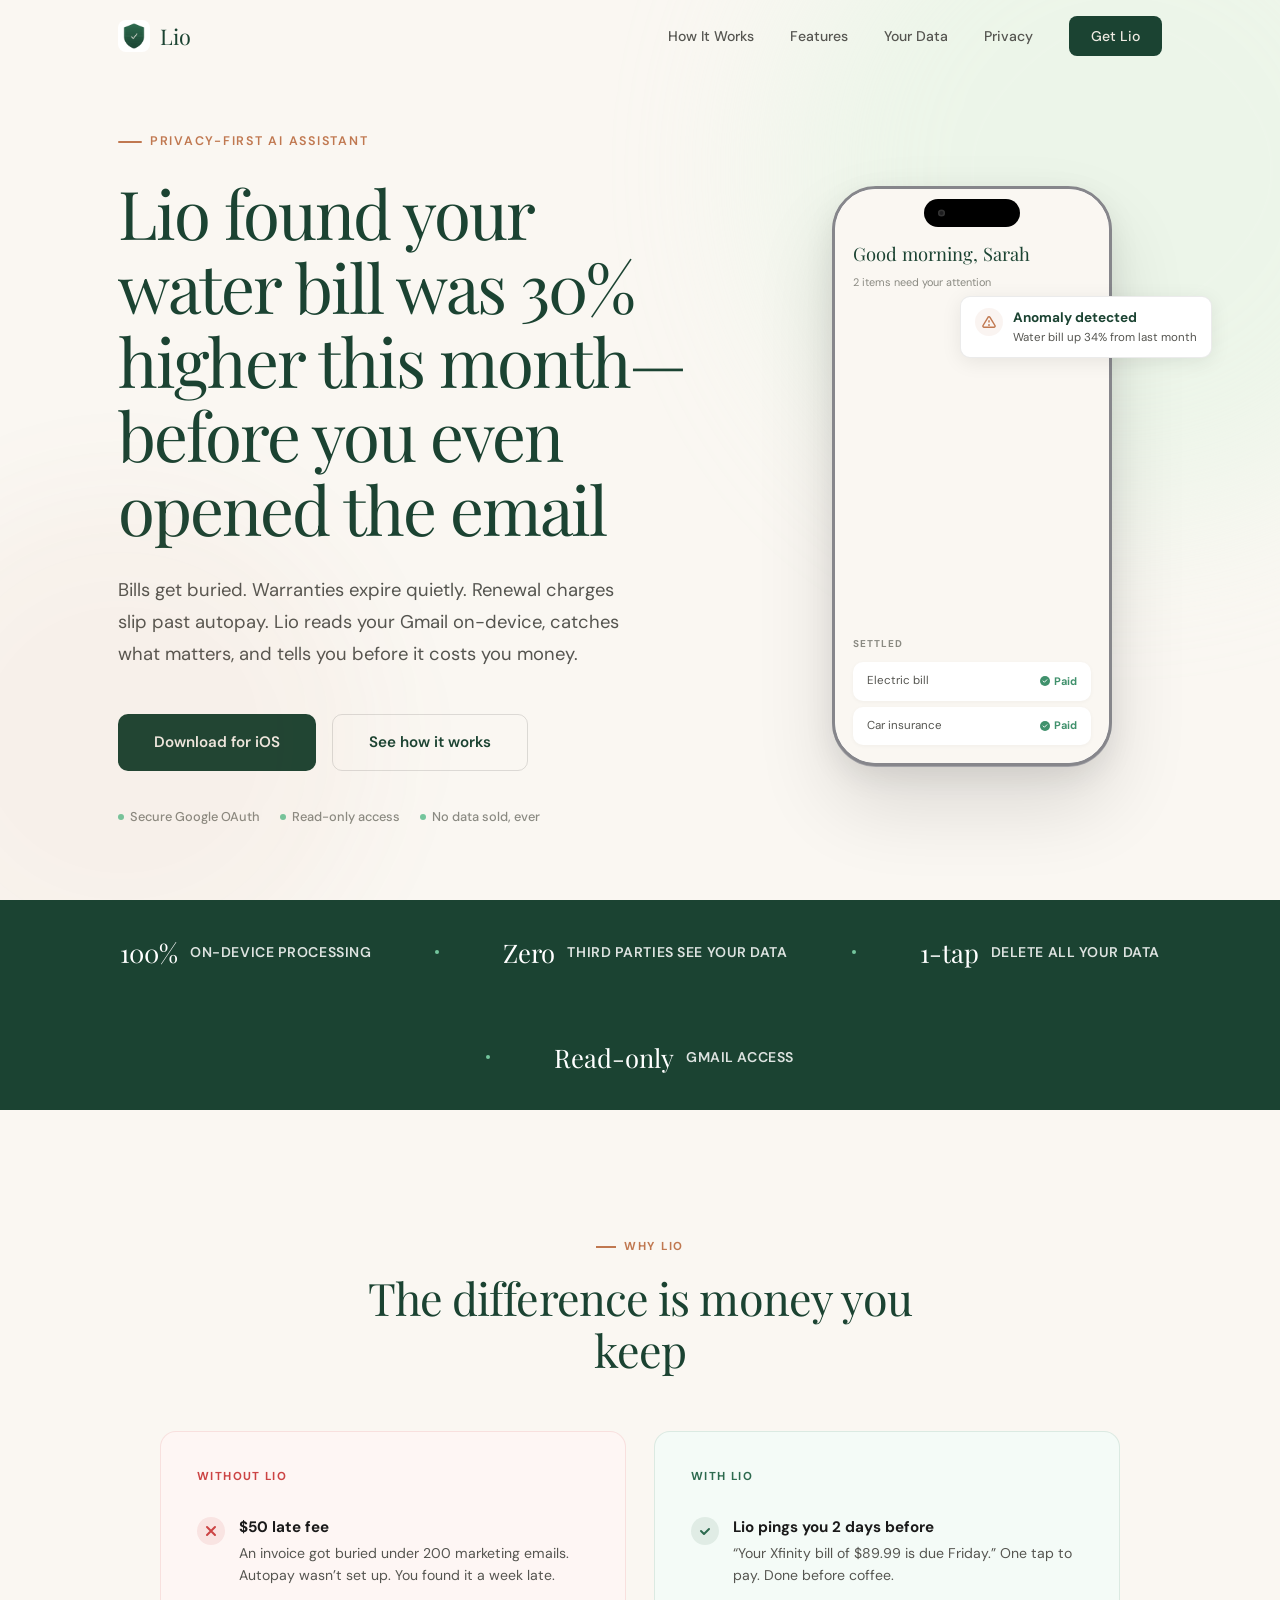
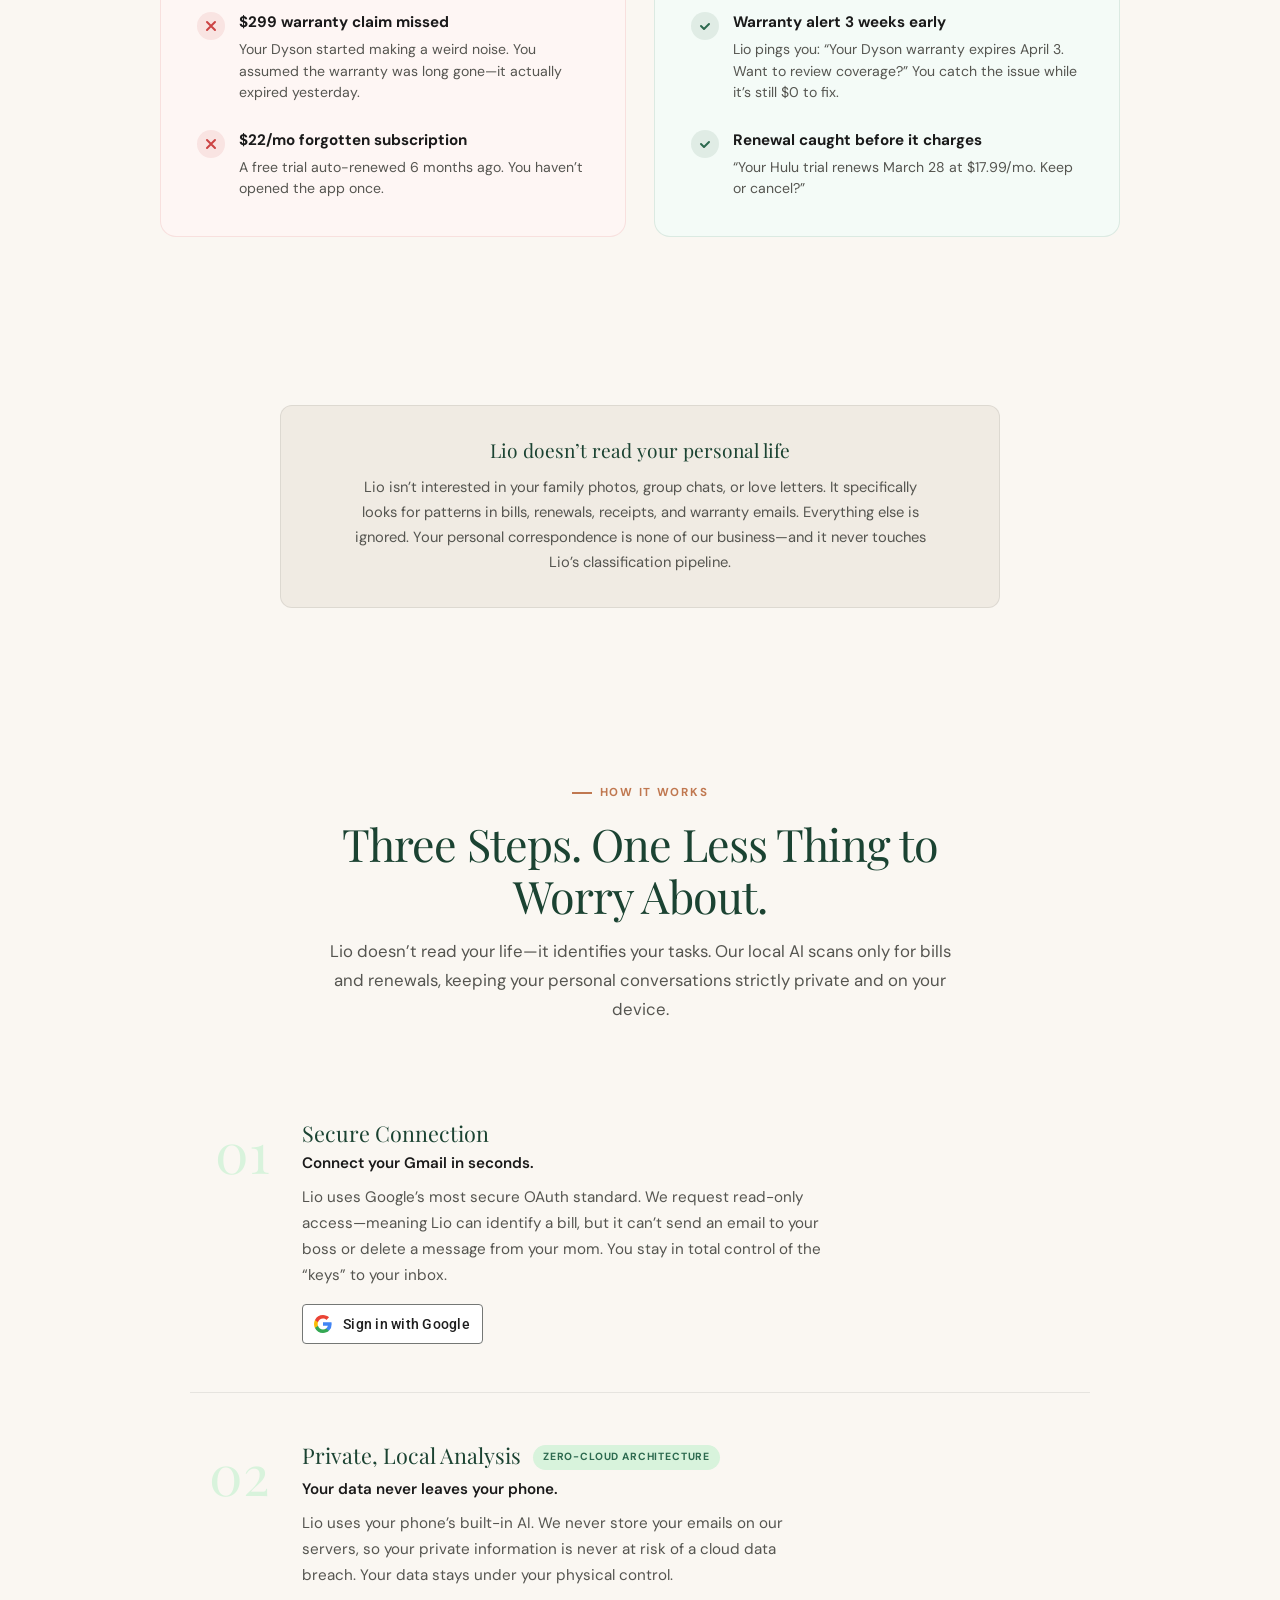
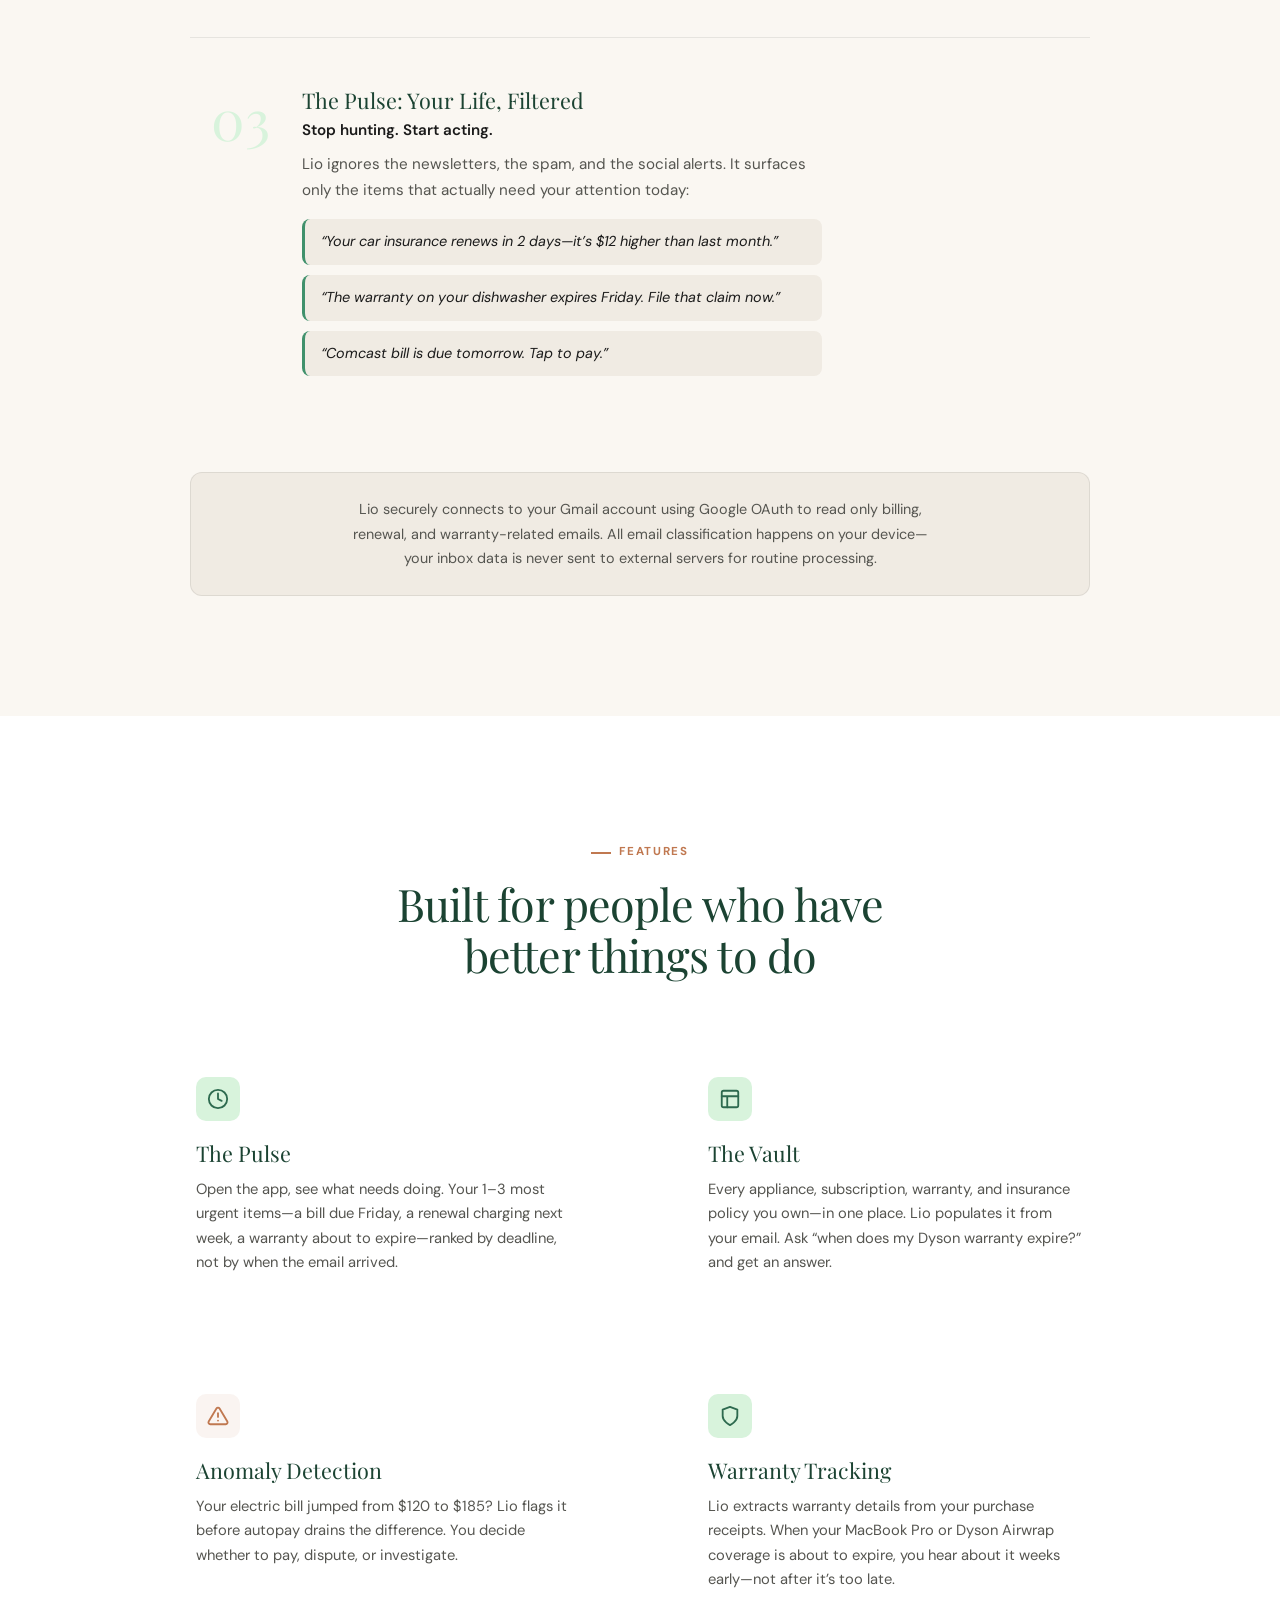
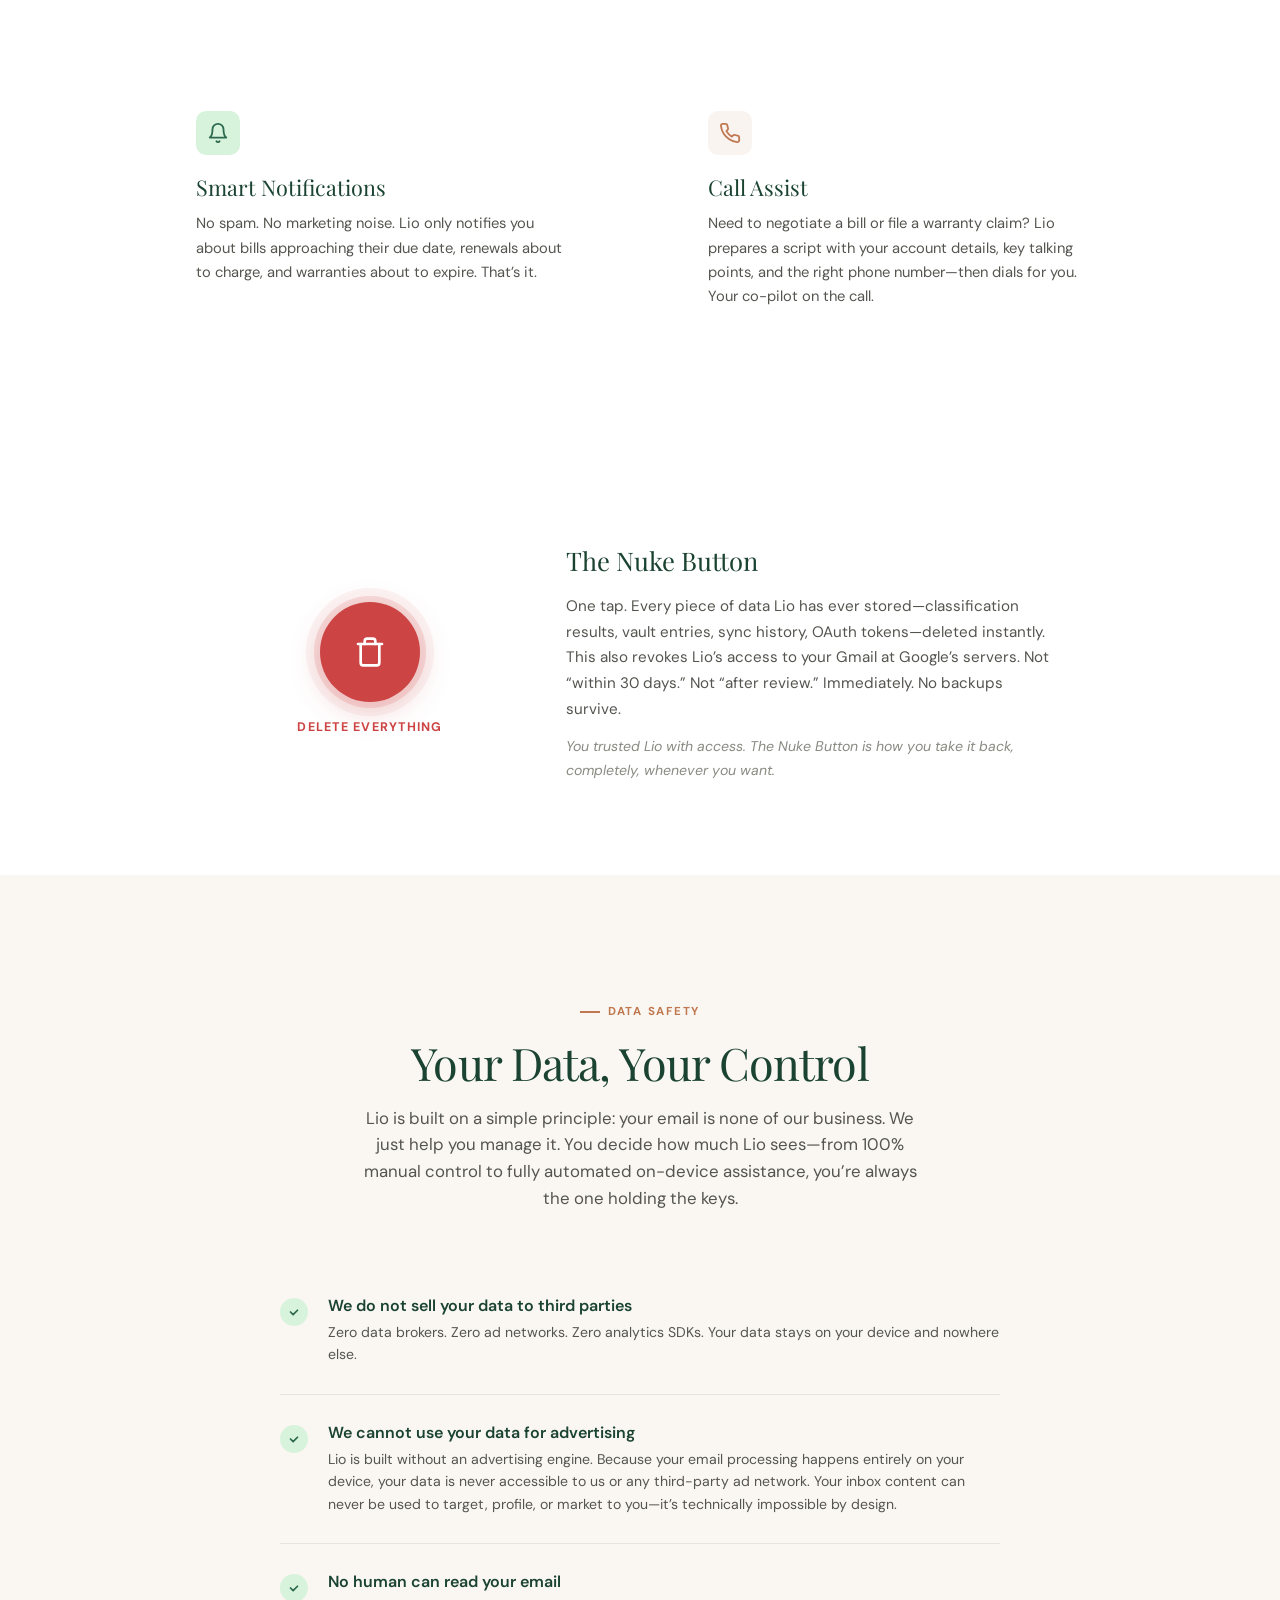
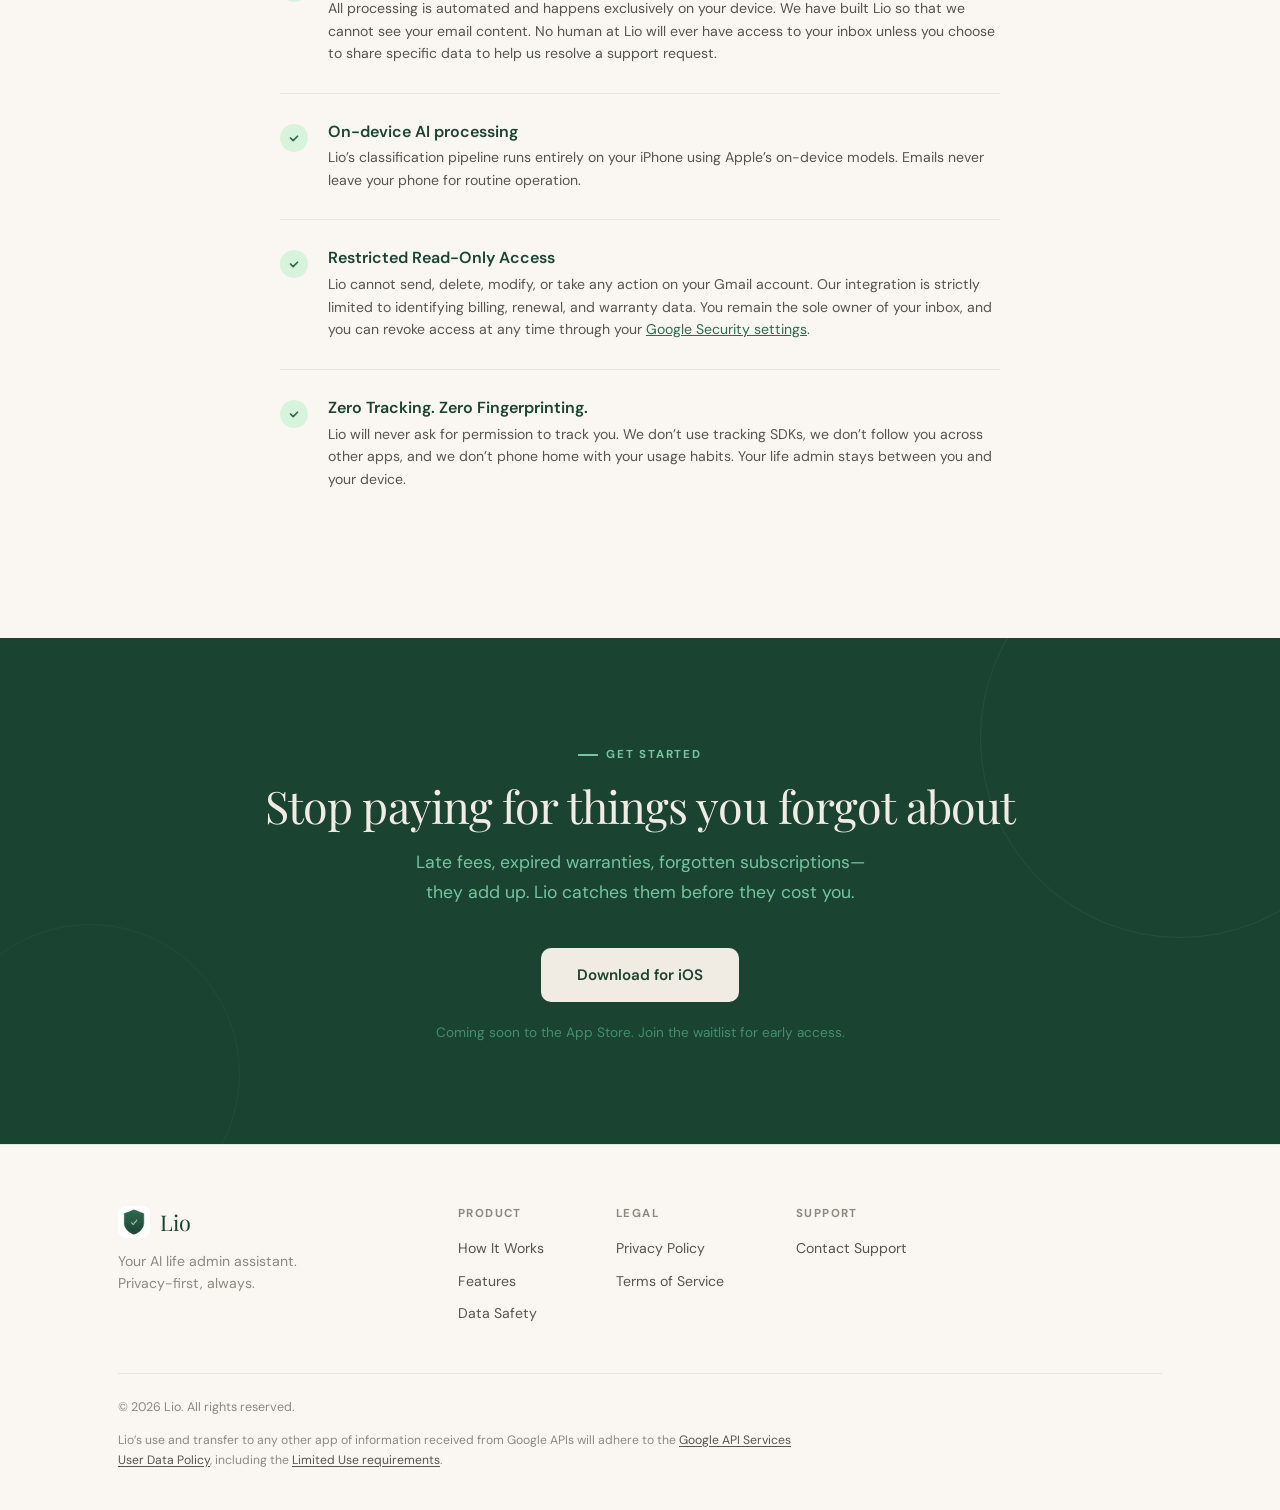
<file: index.html>
<!DOCTYPE html>
<html lang="en">
<head>
  <meta charset="UTF-8">
  <meta name="viewport" content="width=device-width, initial-scale=1.0">
  <title>Lio — Your AI Life Admin Assistant</title>
  <meta name="description" content="Lio scans your Gmail for bills, renewals, and warranties — so you never miss a payment or lose a receipt again. Privacy-first. On-device AI.">
  <meta property="og:title" content="Lio — Your AI Life Admin Assistant">
  <meta property="og:description" content="Lio found your water bill was 30% higher this month before you even opened the email.">
  <meta property="og:url" content="https://getlio.app">
  <meta property="og:type" content="website">
  <link rel="icon" href="/assets/favicon.png" type="image/png">
  <link rel="preconnect" href="https://fonts.googleapis.com">
  <link rel="preconnect" href="https://fonts.gstatic.com" crossorigin>
  <link href="https://fonts.googleapis.com/css2?family=DM+Sans:wght@400;500;600;700&family=Playfair+Display:ital,wght@0,400;0,600;1,400&family=JetBrains+Mono:wght@500;700&family=Roboto:wght@500&display=swap" rel="stylesheet">
  <link rel="stylesheet" href="/styles.css">
</head>
<body>

  <!-- ==================== Nav ==================== -->
  <nav class="nav">
    <div class="container nav-inner">
      <a href="/" class="nav-logo">
        <img src="/assets/logo.png" alt="Lio" class="logo-img" width="32" height="32">
        <span class="logo-text">Lio</span>
      </a>
      <div class="nav-links">
        <a href="#how-it-works">How It Works</a>
        <a href="#features">Features</a>
        <a href="#your-data">Your Data</a>
        <a href="/privacy/">Privacy</a>
        <a href="#get-lio" class="btn-nav">Get Lio</a>
      </div>
      <button class="nav-toggle" aria-label="Toggle navigation">
        <span></span><span></span><span></span>
      </button>
    </div>
  </nav>

  <!-- ==================== Hero ==================== -->
  <section class="hero">
    <div class="container hero-inner">
      <div class="hero-content">
        <div class="hero-eyebrow">Privacy-first AI assistant</div>
        <h1>Lio found your water bill was 30% higher this month&mdash;before you even opened the email</h1>
        <p class="hero-body">Bills get buried. Warranties expire quietly. Renewal charges slip past autopay. Lio reads your Gmail on-device, catches what matters, and tells you before it costs you money.</p>
        <div class="hero-actions">
          <a href="#get-lio" class="btn btn-primary">Download for iOS</a>
          <a href="#how-it-works" class="btn btn-secondary">See how it works</a>
        </div>
        <div class="hero-proof">
          <span class="proof-chip"><span class="dot"></span> Secure Google OAuth</span>
          <span class="proof-chip"><span class="dot"></span> Read-only access</span>
          <span class="proof-chip"><span class="dot"></span> No data sold, ever</span>
        </div>
      </div>

      <div class="hero-visual">
        <div class="phone-wrap">
          <!-- Kitchen counter context -->
          <div class="phone-context">
            <div class="phone-shadow"></div>
          </div>
          <div class="phone">
            <div class="phone-notch" aria-hidden="true"></div>
            <div class="phone-screen">
              <div class="ps-header">
                <span class="ps-greeting">Good morning, Sarah</span>
                <span class="ps-sub">2 items need your attention</span>
              </div>
              <div class="ps-cards">
                <div class="ps-card">
                  <div class="ps-card-label">Due Friday</div>
                  <div class="ps-card-vendor">Xfinity Internet</div>
                  <div class="ps-card-amount">$89.99</div>
                  <span class="ps-card-btn">Pay Now</span>
                </div>
                <div class="ps-card">
                  <div class="ps-card-label">Warranty expires Apr 3</div>
                  <div class="ps-card-vendor">MacBook Pro 14&Prime;</div>
                  <div class="ps-card-amount">16 days left</div>
                  <span class="ps-card-btn">View Coverage</span>
                </div>
                <div class="ps-card">
                  <div class="ps-card-label">Renews Mar 28</div>
                  <div class="ps-card-vendor">Dyson Airwrap Plan</div>
                  <div class="ps-card-amount">$14.99/mo</div>
                  <span class="ps-card-btn">Review</span>
                </div>
              </div>
              <div class="ps-settled">
                <div class="ps-settled-header">Settled</div>
                <div class="ps-mini">
                  <span class="ps-mini-name">Electric bill</span>
                  <span class="ps-mini-status">
                    <svg width="10" height="10" viewBox="0 0 16 16" fill="none"><circle cx="8" cy="8" r="8" fill="#40916C"/><path d="M5 8l2 2 4-4" stroke="#fff" stroke-width="1.5" stroke-linecap="round" stroke-linejoin="round"/></svg>
                    Paid
                  </span>
                </div>
                <div class="ps-mini">
                  <span class="ps-mini-name">Car insurance</span>
                  <span class="ps-mini-status">
                    <svg width="10" height="10" viewBox="0 0 16 16" fill="none"><circle cx="8" cy="8" r="8" fill="#40916C"/><path d="M5 8l2 2 4-4" stroke="#fff" stroke-width="1.5" stroke-linecap="round" stroke-linejoin="round"/></svg>
                    Paid
                  </span>
                </div>
              </div>
            </div>
          </div>
          <div class="phone-annotation">
            <span class="annotation-icon">
              <svg width="14" height="14" viewBox="0 0 24 24" fill="none" stroke="#C07850" stroke-width="2.5"><path d="M10.29 3.86L1.82 18a2 2 0 001.71 3h16.94a2 2 0 001.71-3L13.71 3.86a2 2 0 00-3.42 0z"/><line x1="12" y1="9" x2="12" y2="13"/><circle cx="12" cy="17" r="0.5" fill="#C07850"/></svg>
            </span>
            <div>
              <strong>Anomaly detected</strong>
              Water bill up 34% from last month
            </div>
          </div>
        </div>
      </div>
    </div>
  </section>

  <!-- ==================== Stats Bar ==================== -->
  <section class="stats-bar">
    <div class="container">
      <div class="stats-track">
        <div class="stat-item">
          <span class="stat-val">100%</span>
          <span class="stat-lbl">On-device processing</span>
        </div>
        <span class="stat-dot"></span>
        <div class="stat-item">
          <span class="stat-val">Zero</span>
          <span class="stat-lbl">Third parties see your data</span>
        </div>
        <span class="stat-dot"></span>
        <div class="stat-item">
          <span class="stat-val">1-tap</span>
          <span class="stat-lbl">Delete all your data</span>
        </div>
        <span class="stat-dot"></span>
        <div class="stat-item">
          <span class="stat-val">Read-only</span>
          <span class="stat-lbl">Gmail access</span>
        </div>
      </div>
    </div>
  </section>

  <!-- ==================== Before / After ==================== -->
  <section class="section" id="before-after">
    <div class="container">
      <div style="text-align:center; max-width:560px; margin: 0 auto 56px;">
        <span class="section-label reveal">Why Lio</span>
        <h2 class="reveal">The difference is money you keep</h2>
      </div>

      <div class="ba-grid">
        <div class="ba-card ba-before reveal">
          <div class="ba-label">Without Lio</div>
          <div class="ba-items">
            <div class="ba-item">
              <span class="ba-icon ba-icon-bad">
                <svg width="16" height="16" viewBox="0 0 16 16" fill="none"><path d="M4 4l8 8M12 4l-8 8" stroke="#C44" stroke-width="2" stroke-linecap="round"/></svg>
              </span>
              <div>
                <strong>$50 late fee</strong>
                <p>An invoice got buried under 200 marketing emails. Autopay wasn&rsquo;t set up. You found it a week late.</p>
              </div>
            </div>
            <div class="ba-item">
              <span class="ba-icon ba-icon-bad">
                <svg width="16" height="16" viewBox="0 0 16 16" fill="none"><path d="M4 4l8 8M12 4l-8 8" stroke="#C44" stroke-width="2" stroke-linecap="round"/></svg>
              </span>
              <div>
                <strong>$299 warranty claim missed</strong>
                <p>Your Dyson started making a weird noise. You assumed the warranty was long gone&mdash;it actually expired yesterday.</p>
              </div>
            </div>
            <div class="ba-item">
              <span class="ba-icon ba-icon-bad">
                <svg width="16" height="16" viewBox="0 0 16 16" fill="none"><path d="M4 4l8 8M12 4l-8 8" stroke="#C44" stroke-width="2" stroke-linecap="round"/></svg>
              </span>
              <div>
                <strong>$22/mo forgotten subscription</strong>
                <p>A free trial auto-renewed 6 months ago. You haven&rsquo;t opened the app once.</p>
              </div>
            </div>
          </div>
        </div>

        <div class="ba-card ba-after reveal">
          <div class="ba-label ba-label-good">With Lio</div>
          <div class="ba-items">
            <div class="ba-item">
              <span class="ba-icon ba-icon-good">
                <svg width="16" height="16" viewBox="0 0 16 16" fill="none"><path d="M4 8l3 3 5-5" stroke="#2D6A4F" stroke-width="2" stroke-linecap="round" stroke-linejoin="round"/></svg>
              </span>
              <div>
                <strong>Lio pings you 2 days before</strong>
                <p>&ldquo;Your Xfinity bill of $89.99 is due Friday.&rdquo; One tap to pay. Done before coffee.</p>
              </div>
            </div>
            <div class="ba-item">
              <span class="ba-icon ba-icon-good">
                <svg width="16" height="16" viewBox="0 0 16 16" fill="none"><path d="M4 8l3 3 5-5" stroke="#2D6A4F" stroke-width="2" stroke-linecap="round" stroke-linejoin="round"/></svg>
              </span>
              <div>
                <strong>Warranty alert 3 weeks early</strong>
                <p>Lio pings you: &ldquo;Your Dyson warranty expires April 3. Want to review coverage?&rdquo; You catch the issue while it&rsquo;s still $0 to fix.</p>
              </div>
            </div>
            <div class="ba-item">
              <span class="ba-icon ba-icon-good">
                <svg width="16" height="16" viewBox="0 0 16 16" fill="none"><path d="M4 8l3 3 5-5" stroke="#2D6A4F" stroke-width="2" stroke-linecap="round" stroke-linejoin="round"/></svg>
              </span>
              <div>
                <strong>Renewal caught before it charges</strong>
                <p>&ldquo;Your Hulu trial renews March 28 at $17.99/mo. Keep or cancel?&rdquo;</p>
              </div>
            </div>
          </div>
        </div>
      </div>
    </div>
  </section>

  <!-- ==================== What Lio Doesn't Do ==================== -->
  <section class="not-section">
    <div class="container">
      <div class="not-inner reveal">
        <h3>Lio doesn&rsquo;t read your personal life</h3>
        <p>Lio isn&rsquo;t interested in your family photos, group chats, or love letters. It specifically looks for patterns in bills, renewals, receipts, and warranty emails. Everything else is ignored. Your personal correspondence is none of our business&mdash;and it never touches Lio&rsquo;s classification pipeline.</p>
      </div>
    </div>
  </section>

  <!-- ==================== How It Works ==================== -->
  <section class="section" id="how-it-works">
    <div class="container">
      <div class="container-narrow" style="text-align:center; margin-bottom: 48px;">
        <span class="section-label reveal">How it works</span>
        <h2 class="reveal">Three Steps. One Less Thing to Worry About.</h2>
        <p class="reveal" style="color:var(--text-mid); font-size:1.05rem; margin-top:16px; line-height:1.7;">Lio doesn&rsquo;t read your life&mdash;it identifies your tasks. Our local AI scans only for bills and renewals, keeping your personal conversations strictly private and on your device.</p>
      </div>

      <div class="hiw-steps">
        <div class="hiw-step reveal">
          <div class="hiw-num">01</div>
          <div>
            <h3>Secure Connection</h3>
            <p class="hiw-lead">Connect your Gmail in seconds.</p>
            <p>Lio uses Google&rsquo;s most secure OAuth standard. We request read-only access&mdash;meaning Lio can identify a bill, but it can&rsquo;t send an email to your boss or delete a message from your mom. You stay in total control of the &ldquo;keys&rdquo; to your inbox.</p>
            <!-- Official Google Sign-In button: Roboto Medium 14px, Google brand colors, 8px icon padding -->
            <button type="button" class="g-signin" aria-label="Sign in with Google" disabled>
              <div class="g-signin-icon">
                <svg width="18" height="18" viewBox="0 0 18 18"><path d="M17.64 9.2a10.3 10.3 0 0 0-.16-1.84H9v3.48h4.84a4.14 4.14 0 0 1-1.8 2.72v2.26h2.92A8.78 8.78 0 0 0 17.64 9.2z" fill="#4285F4"/><path d="M9 18c2.43 0 4.47-.8 5.96-2.18l-2.92-2.26c-.8.54-1.83.86-3.04.86-2.34 0-4.32-1.58-5.03-3.71H.96v2.33A9 9 0 0 0 9 18z" fill="#34A853"/><path d="M3.97 10.71A5.41 5.41 0 0 1 3.68 9c0-.59.1-1.17.28-1.71V4.96H.96A9 9 0 0 0 0 9c0 1.45.35 2.82.96 4.04l3.01-2.33z" fill="#FBBC05"/><path d="M9 3.58c1.32 0 2.51.45 3.44 1.35l2.58-2.58C13.46.89 11.43 0 9 0A9 9 0 0 0 .96 4.96l3.01 2.33C4.68 5.16 6.66 3.58 9 3.58z" fill="#EA4335"/></svg>
              </div>
              <span class="g-signin-text">Sign in with Google</span>
            </button>
          </div>
        </div>

        <div class="hiw-step reveal">
          <div class="hiw-num">02</div>
          <div>
            <div class="hiw-title-row">
              <h3>Private, Local Analysis</h3>
              <span class="hiw-badge">Zero-Cloud Architecture</span>
            </div>
            <p class="hiw-lead">Your data never leaves your phone.</p>
            <p>Lio uses your phone&rsquo;s built-in AI. We never store your emails on our servers, so your private information is never at risk of a cloud data breach. Your data stays under your physical control.</p>
          </div>
        </div>

        <div class="hiw-step reveal">
          <div class="hiw-num">03</div>
          <div>
            <h3>The Pulse: Your Life, Filtered</h3>
            <p class="hiw-lead">Stop hunting. Start acting.</p>
            <p>Lio ignores the newsletters, the spam, and the social alerts. It surfaces only the items that actually need your attention today:</p>
            <div class="hiw-examples">
              <div class="hiw-example">&ldquo;Your car insurance renews in 2 days&mdash;it&rsquo;s $12 higher than last month.&rdquo;</div>
              <div class="hiw-example">&ldquo;The warranty on your dishwasher expires Friday. File that claim now.&rdquo;</div>
              <div class="hiw-example">&ldquo;Comcast bill is due tomorrow. Tap to pay.&rdquo;</div>
            </div>
          </div>
        </div>
      </div>

      <div class="hiw-footer reveal">
        <p>Lio securely connects to your Gmail account using Google OAuth to read only billing, renewal, and warranty-related emails. All email classification happens on your device&mdash;your inbox data is never sent to external servers for routine processing.</p>
      </div>
    </div>
  </section>

  <!-- ==================== Features ==================== -->
  <section class="section features-section" id="features">
    <div class="container">
      <div style="text-align:center; max-width: 560px; margin: 0 auto 20px;">
        <span class="section-label reveal">Features</span>
        <h2 class="reveal">Built for people who have better things to do</h2>
      </div>

      <div class="feat-grid stagger">
        <div class="feat reveal">
          <div class="feat-icon green">
            <svg viewBox="0 0 24 24"><circle cx="12" cy="12" r="10"/><path d="M12 6v6l4 2"/></svg>
          </div>
          <h3>The Pulse</h3>
          <p>Open the app, see what needs doing. Your 1&ndash;3 most urgent items&mdash;a bill due Friday, a renewal charging next week, a warranty about to expire&mdash;ranked by deadline, not by when the email arrived.</p>
        </div>

        <div class="feat reveal">
          <div class="feat-icon green">
            <svg viewBox="0 0 24 24"><rect x="3" y="3" width="18" height="18" rx="2"/><path d="M3 9h18M9 21V9"/></svg>
          </div>
          <h3>The Vault</h3>
          <p>Every appliance, subscription, warranty, and insurance policy you own&mdash;in one place. Lio populates it from your email. Ask &ldquo;when does my Dyson warranty expire?&rdquo; and get an answer.</p>
        </div>

        <div class="feat reveal">
          <div class="feat-icon terra">
            <svg viewBox="0 0 24 24"><path d="M10.29 3.86L1.82 18a2 2 0 001.71 3h16.94a2 2 0 001.71-3L13.71 3.86a2 2 0 00-3.42 0z"/><line x1="12" y1="9" x2="12" y2="13"/><line x1="12" y1="17" x2="12.01" y2="17"/></svg>
          </div>
          <h3>Anomaly Detection</h3>
          <p>Your electric bill jumped from $120 to $185? Lio flags it before autopay drains the difference. You decide whether to pay, dispute, or investigate.</p>
        </div>

        <div class="feat reveal">
          <div class="feat-icon green">
            <svg viewBox="0 0 24 24"><path d="M12 22s8-4 8-10V5l-8-3-8 3v7c0 6 8 10 8 10z"/></svg>
          </div>
          <h3>Warranty Tracking</h3>
          <p>Lio extracts warranty details from your purchase receipts. When your MacBook Pro or Dyson Airwrap coverage is about to expire, you hear about it weeks early&mdash;not after it&rsquo;s too late.</p>
        </div>

        <div class="feat reveal">
          <div class="feat-icon green">
            <svg viewBox="0 0 24 24"><path d="M18 8A6 6 0 006 8c0 7-3 9-3 9h18s-3-2-3-9"/><path d="M13.73 21a2 2 0 01-3.46 0"/></svg>
          </div>
          <h3>Smart Notifications</h3>
          <p>No spam. No marketing noise. Lio only notifies you about bills approaching their due date, renewals about to charge, and warranties about to expire. That&rsquo;s it.</p>
        </div>

        <div class="feat reveal">
          <div class="feat-icon terra">
            <svg viewBox="0 0 24 24"><path d="M22 16.92v3a2 2 0 01-2.18 2 19.79 19.79 0 01-8.63-3.07 19.5 19.5 0 01-6-6 19.79 19.79 0 01-3.07-8.67A2 2 0 014.11 2h3a2 2 0 012 1.72 12.84 12.84 0 00.7 2.81 2 2 0 01-.45 2.11L8.09 9.91a16 16 0 006 6l1.27-1.27a2 2 0 012.11-.45 12.84 12.84 0 002.81.7A2 2 0 0122 16.92z"/></svg>
          </div>
          <h3>Call Assist</h3>
          <p>Need to negotiate a bill or file a warranty claim? Lio prepares a script with your account details, key talking points, and the right phone number&mdash;then dials for you. Your co-pilot on the call.</p>
        </div>
      </div>
    </div>
  </section>

  <!-- ==================== Nuke Button (standalone) ==================== -->
  <section class="nuke-section">
    <div class="container">
      <div class="nuke-inner reveal">
        <div class="nuke-visual">
          <div class="nuke-btn-demo">
            <div class="nuke-circle">
              <svg width="32" height="32" viewBox="0 0 24 24" fill="none" stroke="#fff" stroke-width="2" stroke-linecap="round" stroke-linejoin="round"><polyline points="3 6 5 6 21 6"/><path d="M19 6v14a2 2 0 01-2 2H7a2 2 0 01-2-2V6m3 0V4a2 2 0 012-2h4a2 2 0 012 2v2"/></svg>
            </div>
            <span class="nuke-label-text">Delete Everything</span>
          </div>
        </div>
        <div class="nuke-copy">
          <h3>The Nuke Button</h3>
          <p>One tap. Every piece of data Lio has ever stored&mdash;classification results, vault entries, sync history, OAuth tokens&mdash;deleted instantly. This also revokes Lio&rsquo;s access to your Gmail at Google&rsquo;s servers. Not &ldquo;within 30 days.&rdquo; Not &ldquo;after review.&rdquo; Immediately. No backups survive.</p>
          <p class="nuke-sub">You trusted Lio with access. The Nuke Button is how you take it back, completely, whenever you want.</p>
        </div>
      </div>
    </div>
  </section>

  <!-- ==================== Your Data ==================== -->
  <section class="section" id="your-data">
    <div class="container">
      <div class="safety-intro reveal">
        <span class="section-label">Data Safety</span>
        <h2>Your Data, Your Control</h2>
        <p>Lio is built on a simple principle: your email is none of our business. We just help you manage it. You decide how much Lio sees&mdash;from 100% manual control to fully automated on-device assistance, you&rsquo;re always the one holding the keys.</p>
      </div>

      <div class="safety-list">
        <div class="safety-item reveal">
          <div class="safety-check">
            <svg viewBox="0 0 16 16" fill="none"><path d="M4 8l3 3 5-5" stroke="#2D6A4F" stroke-width="2" stroke-linecap="round" stroke-linejoin="round"/></svg>
          </div>
          <div>
            <h3>We do not sell your data to third parties</h3>
            <p>Zero data brokers. Zero ad networks. Zero analytics SDKs. Your data stays on your device and nowhere else.</p>
          </div>
        </div>

        <div class="safety-item reveal">
          <div class="safety-check">
            <svg viewBox="0 0 16 16" fill="none"><path d="M4 8l3 3 5-5" stroke="#2D6A4F" stroke-width="2" stroke-linecap="round" stroke-linejoin="round"/></svg>
          </div>
          <div>
            <h3>We cannot use your data for advertising</h3>
            <p>Lio is built without an advertising engine. Because your email processing happens entirely on your device, your data is never accessible to us or any third-party ad network. Your inbox content can never be used to target, profile, or market to you&mdash;it&rsquo;s technically impossible by design.</p>
          </div>
        </div>

        <div class="safety-item reveal">
          <div class="safety-check">
            <svg viewBox="0 0 16 16" fill="none"><path d="M4 8l3 3 5-5" stroke="#2D6A4F" stroke-width="2" stroke-linecap="round" stroke-linejoin="round"/></svg>
          </div>
          <div>
            <h3>No human can read your email</h3>
            <p>All processing is automated and happens exclusively on your device. We have built Lio so that we cannot see your email content. No human at Lio will ever have access to your inbox unless you choose to share specific data to help us resolve a support request.</p>
          </div>
        </div>

        <div class="safety-item reveal">
          <div class="safety-check">
            <svg viewBox="0 0 16 16" fill="none"><path d="M4 8l3 3 5-5" stroke="#2D6A4F" stroke-width="2" stroke-linecap="round" stroke-linejoin="round"/></svg>
          </div>
          <div>
            <h3>On-device AI processing</h3>
            <p>Lio&rsquo;s classification pipeline runs entirely on your iPhone using Apple&rsquo;s on-device models. Emails never leave your phone for routine operation.</p>
          </div>
        </div>

        <div class="safety-item reveal">
          <div class="safety-check">
            <svg viewBox="0 0 16 16" fill="none"><path d="M4 8l3 3 5-5" stroke="#2D6A4F" stroke-width="2" stroke-linecap="round" stroke-linejoin="round"/></svg>
          </div>
          <div>
            <h3>Restricted Read-Only Access</h3>
            <p>Lio cannot send, delete, modify, or take any action on your Gmail account. Our integration is strictly limited to identifying billing, renewal, and warranty data. You remain the sole owner of your inbox, and you can revoke access at any time through your <a href="https://myaccount.google.com/permissions" target="_blank" rel="noopener noreferrer" style="color:var(--green-700); text-decoration:underline;">Google Security settings</a>.</p>
          </div>
        </div>

        <div class="safety-item reveal">
          <div class="safety-check">
            <svg viewBox="0 0 16 16" fill="none"><path d="M4 8l3 3 5-5" stroke="#2D6A4F" stroke-width="2" stroke-linecap="round" stroke-linejoin="round"/></svg>
          </div>
          <div>
            <h3>Zero Tracking. Zero Fingerprinting.</h3>
            <p>Lio will never ask for permission to track you. We don&rsquo;t use tracking SDKs, we don&rsquo;t follow you across other apps, and we don&rsquo;t phone home with your usage habits. Your life admin stays between you and your device.</p>
          </div>
        </div>
      </div>
    </div>
  </section>

  <!-- ==================== CTA ==================== -->
  <section class="cta-section" id="get-lio">
    <div class="container" style="position:relative;">
      <span class="section-label reveal" style="justify-content:center;">Get Started</span>
      <h2 class="reveal">Stop paying for things you forgot about</h2>
      <p class="cta-body reveal">Late fees, expired warranties, forgotten subscriptions&mdash;they add up. Lio catches them before they cost you.</p>
      <div class="reveal">
        <a href="#" class="btn btn-primary">Download for iOS</a>
      </div>
      <p class="cta-note reveal">Coming soon to the App Store. Join the waitlist for early access.</p>
    </div>
  </section>

  <!-- ==================== Footer ==================== -->
  <footer class="footer">
    <div class="container">
      <div class="footer-grid">
        <div class="footer-brand">
          <a href="/" class="nav-logo">
            <img src="/assets/logo.png" alt="Lio" class="logo-img" width="32" height="32">
            <span class="logo-text">Lio</span>
          </a>
          <p>Your AI life admin assistant.<br>Privacy-first, always.</p>
        </div>
        <div class="footer-cols">
          <div class="footer-col">
            <h4>Product</h4>
            <a href="#how-it-works">How It Works</a>
            <a href="#features">Features</a>
            <a href="#your-data">Data Safety</a>
          </div>
          <div class="footer-col">
            <h4>Legal</h4>
            <a href="/privacy/">Privacy Policy</a>
            <a href="/terms/">Terms of Service</a>
          </div>
          <div class="footer-col">
            <h4>Support</h4>
            <a href="mailto:support@getlio.app">Contact Support</a>
          </div>
        </div>
      </div>
      <div class="footer-bottom">
        <p>&copy; 2026 Lio. All rights reserved.</p>
        <p class="limited-use">
          Lio&rsquo;s use and transfer to any other app of information received from Google APIs will adhere to the
          <a href="https://developers.google.com/terms/api-services-user-data-policy" target="_blank" rel="noopener noreferrer">Google API Services User Data Policy</a>,
          including the <a href="https://developers.google.com/terms/api-services-user-data-policy#additional_requirements_for_specific_api_scopes" target="_blank" rel="noopener noreferrer">Limited Use requirements</a>.
        </p>
      </div>
    </div>
  </footer>

  <script>
    // Mobile nav
    const toggle = document.querySelector('.nav-toggle');
    const links = document.querySelector('.nav-links');
    toggle?.addEventListener('click', () => {
      links.classList.toggle('active');
      toggle.classList.toggle('active');
    });

    // Smooth scroll
    document.querySelectorAll('a[href^="#"]').forEach(a => {
      a.addEventListener('click', e => {
        e.preventDefault();
        const t = document.querySelector(a.getAttribute('href'));
        if (t) { t.scrollIntoView({ behavior: 'smooth', block: 'start' }); }
        links?.classList.remove('active');
        toggle?.classList.remove('active');
      });
    });

    // Nav bg on scroll
    const nav = document.querySelector('.nav');
    window.addEventListener('scroll', () => {
      nav.classList.toggle('scrolled', scrollY > 20);
    }, { passive: true });

    // Scroll reveal
    const obs = new IntersectionObserver(entries => {
      entries.forEach(e => { if (e.isIntersecting) { e.target.classList.add('visible'); obs.unobserve(e.target); } });
    }, { threshold: 0.08, rootMargin: '0px 0px -30px 0px' });
    document.querySelectorAll('.reveal').forEach(el => obs.observe(el));
  </script>

</body>
</html>
</file>
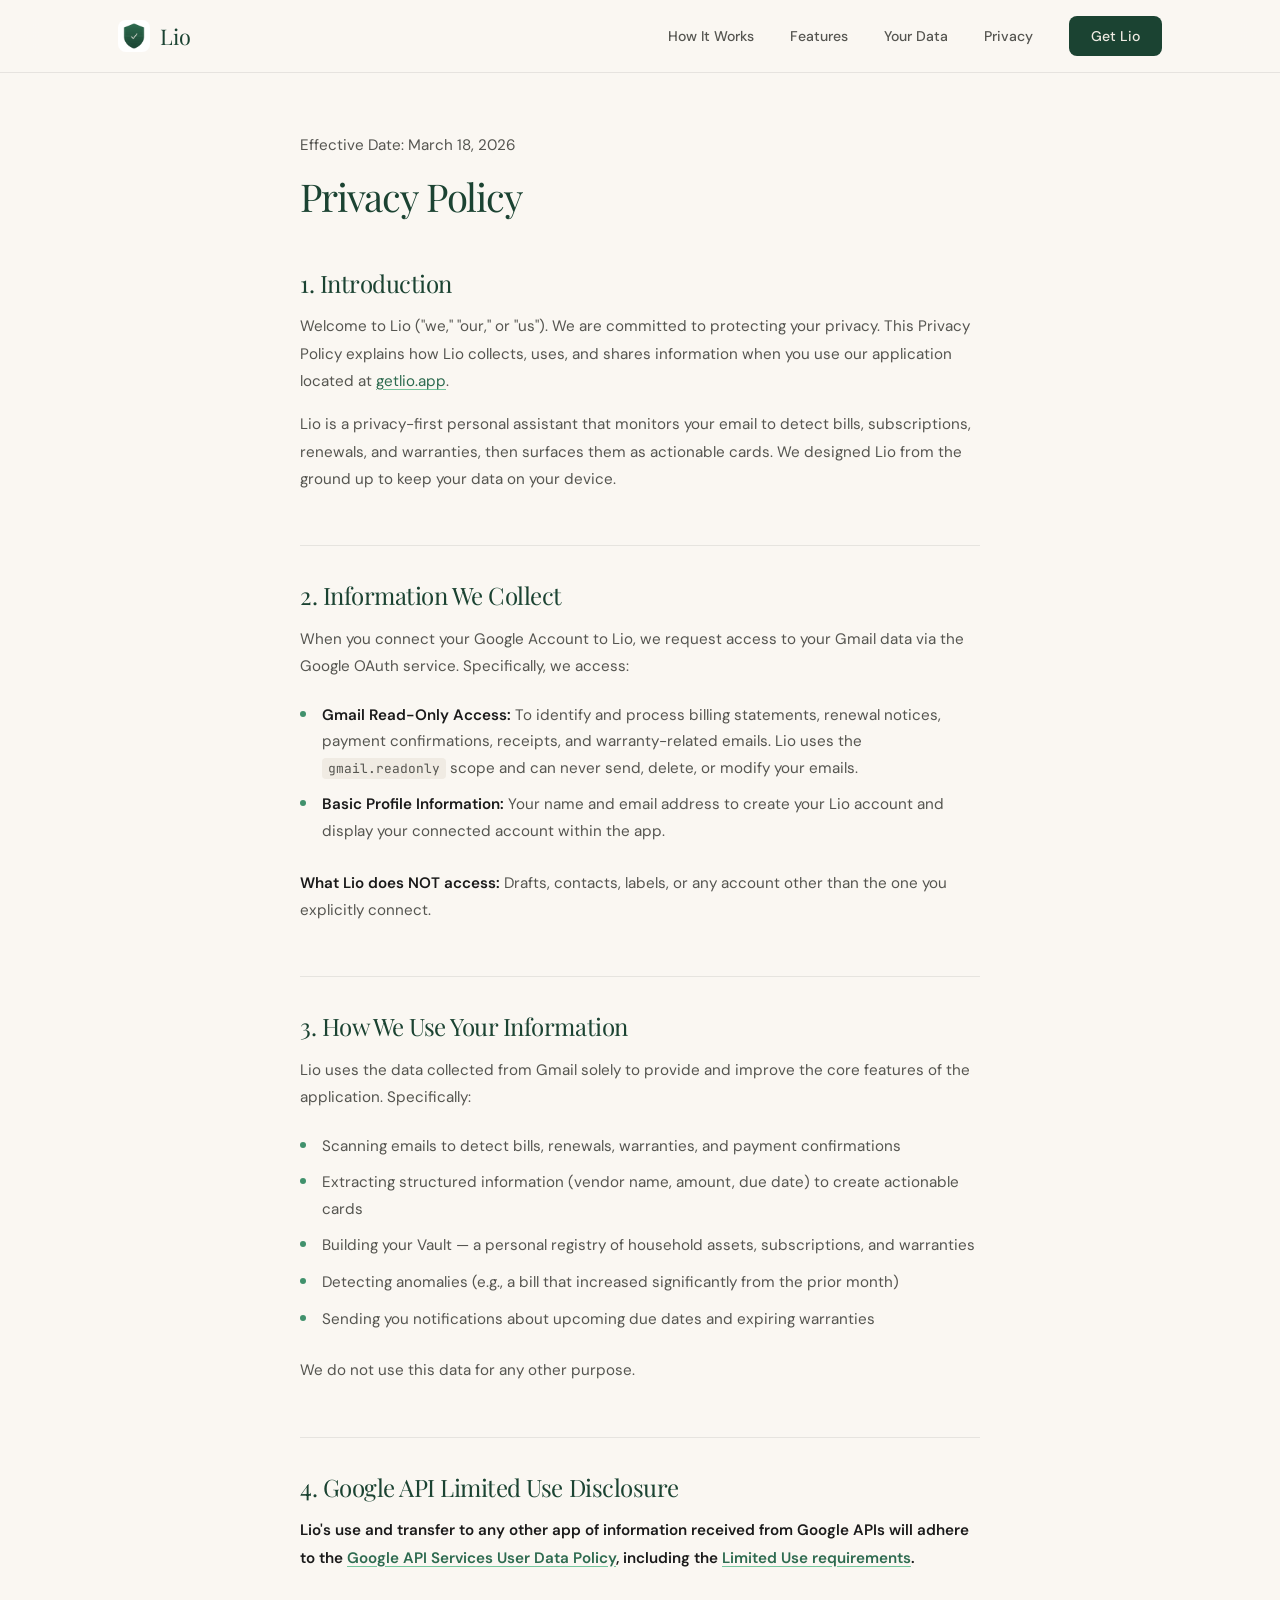
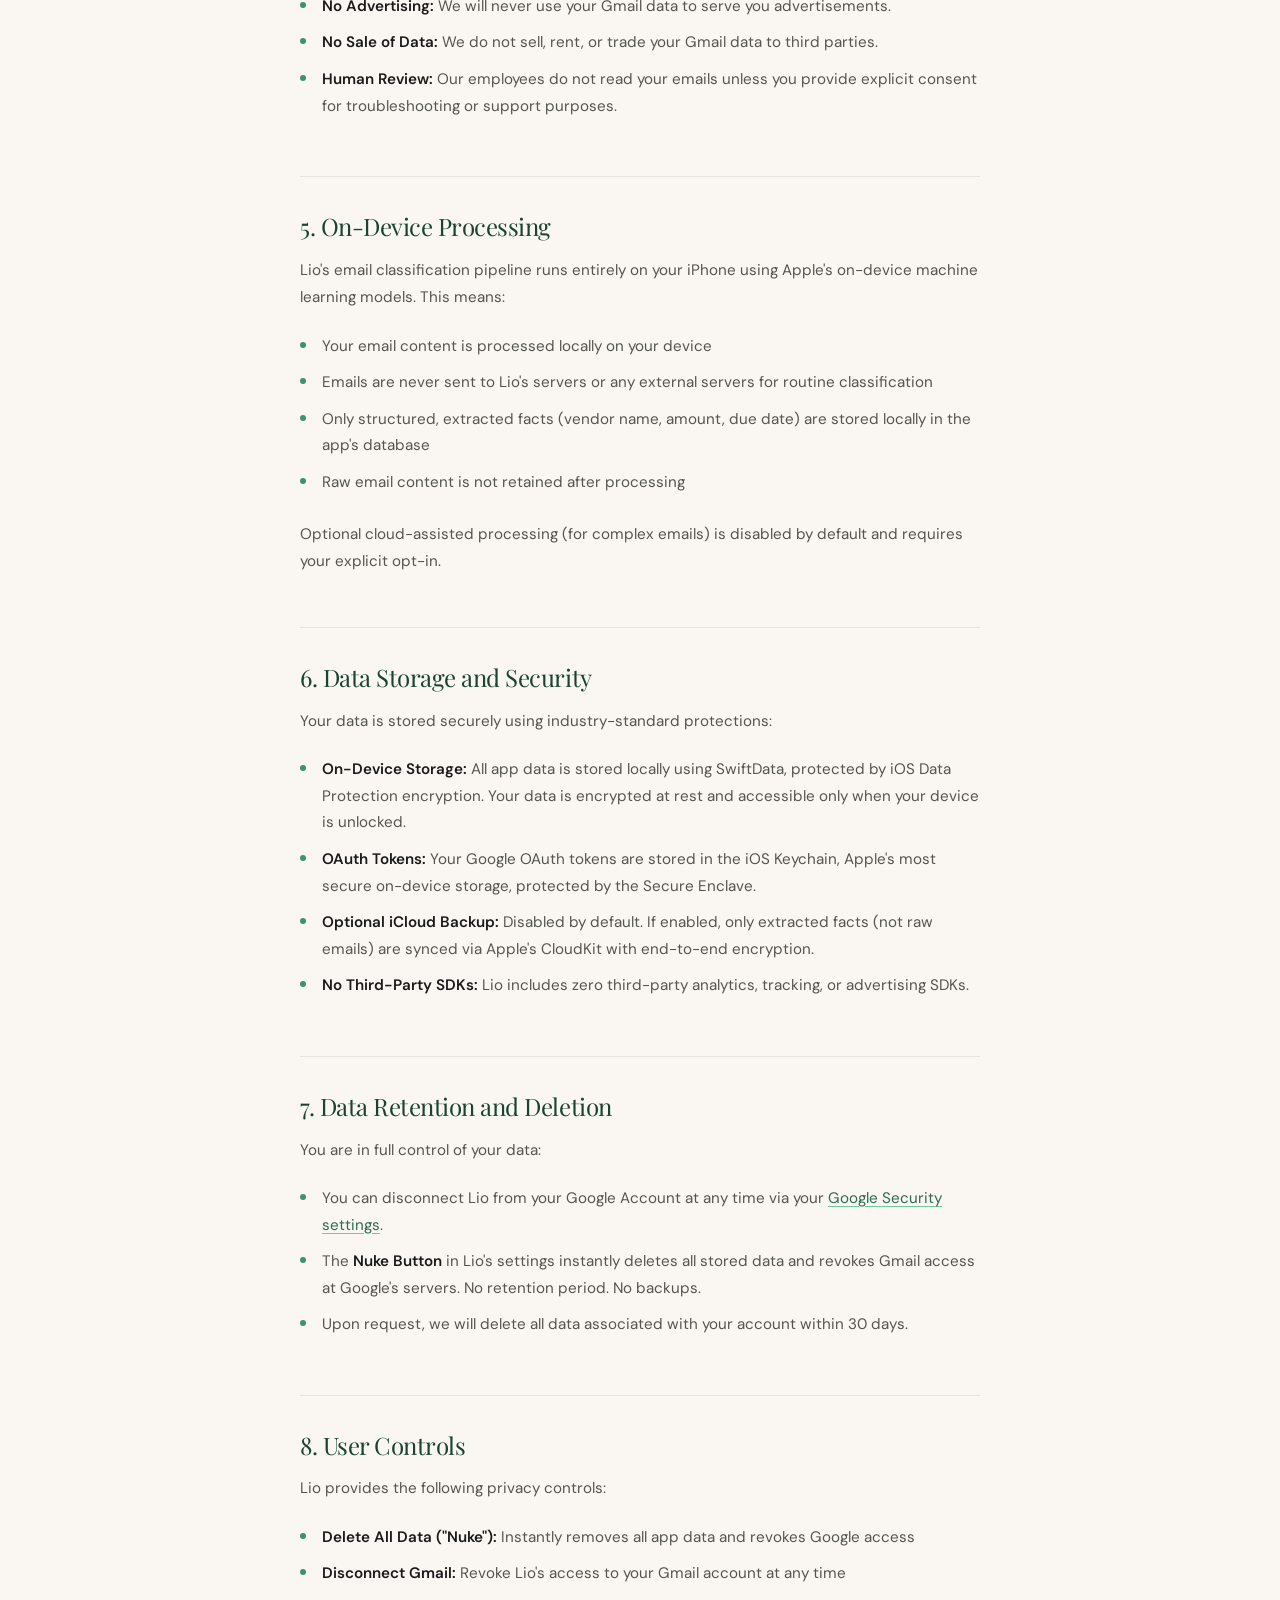
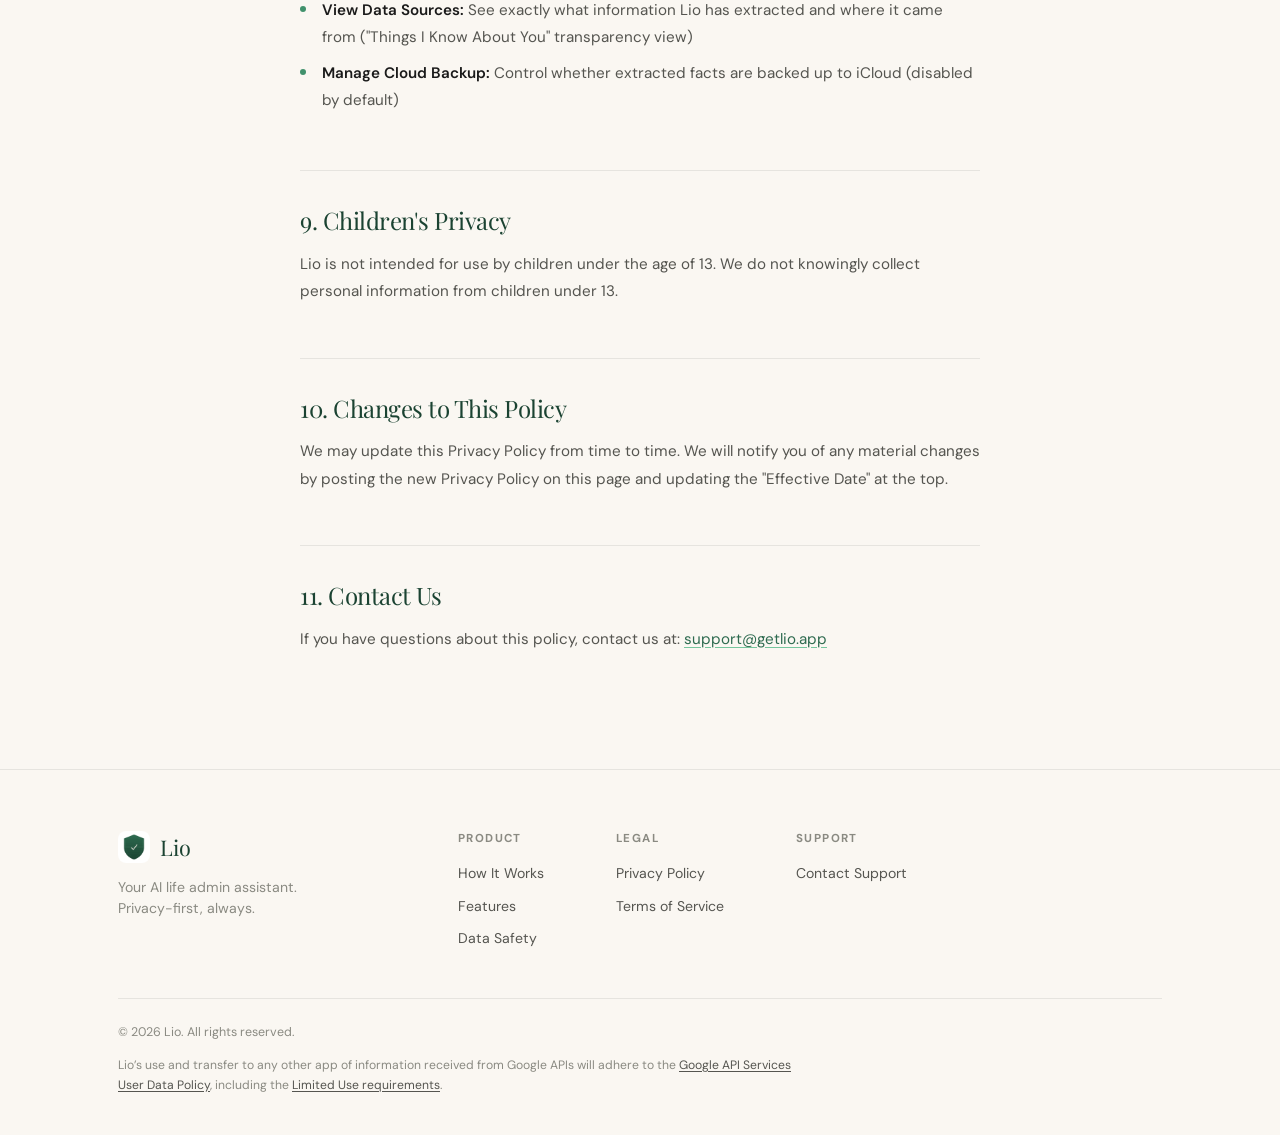
<file: privacy/index.html>
<!DOCTYPE html>
<html lang="en">
<head>
  <meta charset="UTF-8">
  <meta name="viewport" content="width=device-width, initial-scale=1.0">
  <title>Privacy Policy — Lio</title>
  <meta name="description" content="Lio Privacy Policy. How Lio handles your data with full transparency.">
  <link rel="icon" href="/assets/favicon.png" type="image/png">
  <link rel="preconnect" href="https://fonts.googleapis.com">
  <link rel="preconnect" href="https://fonts.gstatic.com" crossorigin>
  <link href="https://fonts.googleapis.com/css2?family=DM+Sans:wght@400;500;600;700&family=Playfair+Display:ital,wght@0,400;0,600;1,400&family=JetBrains+Mono:wght@500;700&display=swap" rel="stylesheet">
  <link rel="stylesheet" href="/styles.css">
</head>
<body>

  <nav class="nav scrolled">
    <div class="container nav-inner">
      <a href="/" class="nav-logo">
        <img src="/assets/logo.png" alt="Lio" class="logo-img" width="32" height="32">
        <span class="logo-text">Lio</span>
      </a>
      <div class="nav-links">
        <a href="/#how-it-works">How It Works</a>
        <a href="/#features">Features</a>
        <a href="/#your-data">Your Data</a>
        <a href="/privacy/">Privacy</a>
        <a href="/#get-lio" class="btn-nav">Get Lio</a>
      </div>
      <button class="nav-toggle" aria-label="Toggle navigation">
        <span></span><span></span><span></span>
      </button>
    </div>
  </nav>

  <section class="legal-page">
    <div class="container">
      <div class="legal-content">
        <p class="legal-date">Effective Date: March 18, 2026</p>
        <h1>Privacy Policy</h1>

        <h2>1. Introduction</h2>
        <p>Welcome to Lio ("we," "our," or "us"). We are committed to protecting your privacy. This Privacy Policy explains how Lio collects, uses, and shares information when you use our application located at <a href="https://getlio.app">getlio.app</a>.</p>
        <p>Lio is a privacy-first personal assistant that monitors your email to detect bills, subscriptions, renewals, and warranties, then surfaces them as actionable cards. We designed Lio from the ground up to keep your data on your device.</p>

        <h2>2. Information We Collect</h2>
        <p>When you connect your Google Account to Lio, we request access to your Gmail data via the Google OAuth service. Specifically, we access:</p>
        <ul>
          <li><strong>Gmail Read-Only Access:</strong> To identify and process billing statements, renewal notices, payment confirmations, receipts, and warranty-related emails. Lio uses the <code>gmail.readonly</code> scope and can never send, delete, or modify your emails.</li>
          <li><strong>Basic Profile Information:</strong> Your name and email address to create your Lio account and display your connected account within the app.</li>
        </ul>
        <p><strong>What Lio does NOT access:</strong> Drafts, contacts, labels, or any account other than the one you explicitly connect.</p>

        <h2>3. How We Use Your Information</h2>
        <p>Lio uses the data collected from Gmail solely to provide and improve the core features of the application. Specifically:</p>
        <ul>
          <li>Scanning emails to detect bills, renewals, warranties, and payment confirmations</li>
          <li>Extracting structured information (vendor name, amount, due date) to create actionable cards</li>
          <li>Building your Vault — a personal registry of household assets, subscriptions, and warranties</li>
          <li>Detecting anomalies (e.g., a bill that increased significantly from the prior month)</li>
          <li>Sending you notifications about upcoming due dates and expiring warranties</li>
        </ul>
        <p>We do not use this data for any other purpose.</p>

        <h2>4. Google API Limited Use Disclosure</h2>
        <p><strong>Lio's use and transfer to any other app of information received from Google APIs will adhere to the <a href="https://developers.google.com/terms/api-services-user-data-policy" target="_blank" rel="noopener noreferrer">Google API Services User Data Policy</a>, including the <a href="https://developers.google.com/terms/api-services-user-data-policy#additional_requirements_for_specific_api_scopes" target="_blank" rel="noopener noreferrer">Limited Use requirements</a>.</strong></p>
        <ul>
          <li><strong>No Advertising:</strong> We will never use your Gmail data to serve you advertisements.</li>
          <li><strong>No Sale of Data:</strong> We do not sell, rent, or trade your Gmail data to third parties.</li>
          <li><strong>Human Review:</strong> Our employees do not read your emails unless you provide explicit consent for troubleshooting or support purposes.</li>
        </ul>

        <h2>5. On-Device Processing</h2>
        <p>Lio's email classification pipeline runs entirely on your iPhone using Apple's on-device machine learning models. This means:</p>
        <ul>
          <li>Your email content is processed locally on your device</li>
          <li>Emails are never sent to Lio's servers or any external servers for routine classification</li>
          <li>Only structured, extracted facts (vendor name, amount, due date) are stored locally in the app's database</li>
          <li>Raw email content is not retained after processing</li>
        </ul>
        <p>Optional cloud-assisted processing (for complex emails) is disabled by default and requires your explicit opt-in.</p>

        <h2>6. Data Storage and Security</h2>
        <p>Your data is stored securely using industry-standard protections:</p>
        <ul>
          <li><strong>On-Device Storage:</strong> All app data is stored locally using SwiftData, protected by iOS Data Protection encryption. Your data is encrypted at rest and accessible only when your device is unlocked.</li>
          <li><strong>OAuth Tokens:</strong> Your Google OAuth tokens are stored in the iOS Keychain, Apple's most secure on-device storage, protected by the Secure Enclave.</li>
          <li><strong>Optional iCloud Backup:</strong> Disabled by default. If enabled, only extracted facts (not raw emails) are synced via Apple's CloudKit with end-to-end encryption.</li>
          <li><strong>No Third-Party SDKs:</strong> Lio includes zero third-party analytics, tracking, or advertising SDKs.</li>
        </ul>

        <h2>7. Data Retention and Deletion</h2>
        <p>You are in full control of your data:</p>
        <ul>
          <li>You can disconnect Lio from your Google Account at any time via your <a href="https://myaccount.google.com/permissions" target="_blank" rel="noopener noreferrer">Google Security settings</a>.</li>
          <li>The <strong>Nuke Button</strong> in Lio's settings instantly deletes all stored data and revokes Gmail access at Google's servers. No retention period. No backups.</li>
          <li>Upon request, we will delete all data associated with your account within 30 days.</li>
        </ul>

        <h2>8. User Controls</h2>
        <p>Lio provides the following privacy controls:</p>
        <ul>
          <li><strong>Delete All Data ("Nuke"):</strong> Instantly removes all app data and revokes Google access</li>
          <li><strong>Disconnect Gmail:</strong> Revoke Lio's access to your Gmail account at any time</li>
          <li><strong>View Data Sources:</strong> See exactly what information Lio has extracted and where it came from ("Things I Know About You" transparency view)</li>
          <li><strong>Manage Cloud Backup:</strong> Control whether extracted facts are backed up to iCloud (disabled by default)</li>
        </ul>

        <h2>9. Children's Privacy</h2>
        <p>Lio is not intended for use by children under the age of 13. We do not knowingly collect personal information from children under 13.</p>

        <h2>10. Changes to This Policy</h2>
        <p>We may update this Privacy Policy from time to time. We will notify you of any material changes by posting the new Privacy Policy on this page and updating the "Effective Date" at the top.</p>

        <h2>11. Contact Us</h2>
        <p>If you have questions about this policy, contact us at: <a href="mailto:support@getlio.app">support@getlio.app</a></p>
      </div>
    </div>
  </section>

  <footer class="footer">
    <div class="container">
      <div class="footer-grid">
        <div class="footer-brand">
          <a href="/" class="nav-logo">
            <img src="/assets/logo.png" alt="Lio" class="logo-img" width="32" height="32">
            <span class="logo-text">Lio</span>
          </a>
          <p>Your AI life admin assistant.<br>Privacy-first, always.</p>
        </div>
        <div class="footer-cols">
          <div class="footer-col">
            <h4>Product</h4>
            <a href="/#how-it-works">How It Works</a>
            <a href="/#features">Features</a>
            <a href="/#your-data">Data Safety</a>
          </div>
          <div class="footer-col">
            <h4>Legal</h4>
            <a href="/privacy/">Privacy Policy</a>
            <a href="/terms/">Terms of Service</a>
          </div>
          <div class="footer-col">
            <h4>Support</h4>
            <a href="mailto:support@getlio.app">Contact Support</a>
          </div>
        </div>
      </div>
      <div class="footer-bottom">
        <p>&copy; 2026 Lio. All rights reserved.</p>
        <p class="limited-use">
          Lio&rsquo;s use and transfer to any other app of information received from Google APIs will adhere to the
          <a href="https://developers.google.com/terms/api-services-user-data-policy" target="_blank" rel="noopener noreferrer">Google API Services User Data Policy</a>,
          including the <a href="https://developers.google.com/terms/api-services-user-data-policy#additional_requirements_for_specific_api_scopes" target="_blank" rel="noopener noreferrer">Limited Use requirements</a>.
        </p>
      </div>
    </div>
  </footer>

  <script>
    const toggle = document.querySelector('.nav-toggle');
    const links = document.querySelector('.nav-links');
    toggle?.addEventListener('click', () => { links.classList.toggle('active'); toggle.classList.toggle('active'); });
  </script>
</body>
</html>
</file>
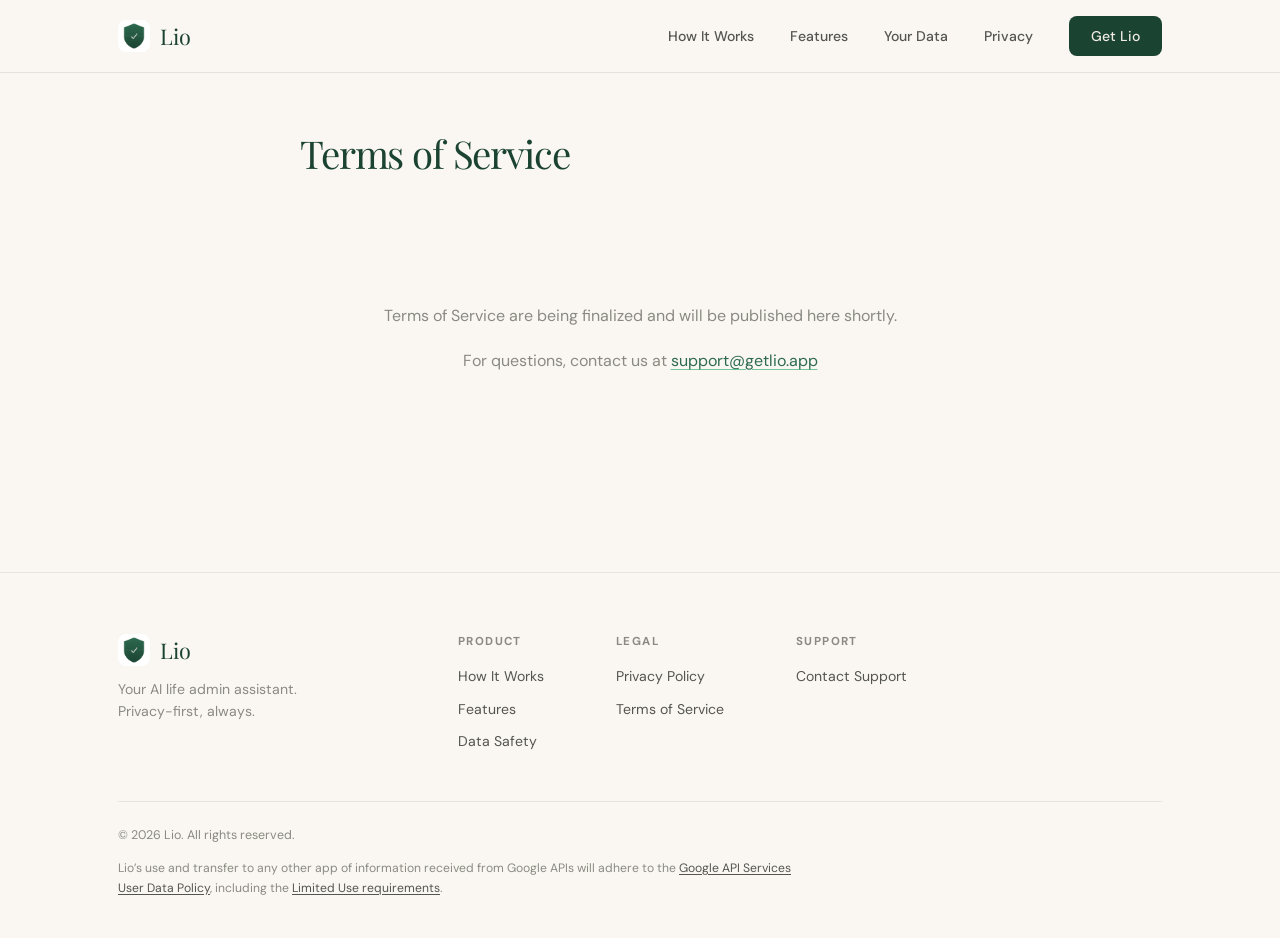
<file: terms/index.html>
<!DOCTYPE html>
<html lang="en">
<head>
  <meta charset="UTF-8">
  <meta name="viewport" content="width=device-width, initial-scale=1.0">
  <title>Terms of Service — Lio</title>
  <meta name="description" content="Lio Terms of Service.">
  <link rel="icon" href="/assets/favicon.png" type="image/png">
  <link rel="preconnect" href="https://fonts.googleapis.com">
  <link rel="preconnect" href="https://fonts.gstatic.com" crossorigin>
  <link href="https://fonts.googleapis.com/css2?family=DM+Sans:wght@400;500;600;700&family=Playfair+Display:ital,wght@0,400;0,600;1,400&family=JetBrains+Mono:wght@500;700&display=swap" rel="stylesheet">
  <link rel="stylesheet" href="/styles.css">
</head>
<body>

  <nav class="nav scrolled">
    <div class="container nav-inner">
      <a href="/" class="nav-logo">
        <img src="/assets/logo.png" alt="Lio" class="logo-img" width="32" height="32">
        <span class="logo-text">Lio</span>
      </a>
      <div class="nav-links">
        <a href="/#how-it-works">How It Works</a>
        <a href="/#features">Features</a>
        <a href="/#your-data">Your Data</a>
        <a href="/privacy/">Privacy</a>
        <a href="/#get-lio" class="btn-nav">Get Lio</a>
      </div>
      <button class="nav-toggle" aria-label="Toggle navigation">
        <span></span><span></span><span></span>
      </button>
    </div>
  </nav>

  <section class="legal-page">
    <div class="container">
      <div class="legal-content">
        <h1>Terms of Service</h1>
        <div class="legal-placeholder">
          <p>Terms of Service are being finalized and will be published here shortly.</p>
          <p style="margin-top: 16px;">For questions, contact us at <a href="mailto:support@getlio.app">support@getlio.app</a></p>
        </div>
      </div>
    </div>
  </section>

  <footer class="footer">
    <div class="container">
      <div class="footer-grid">
        <div class="footer-brand">
          <a href="/" class="nav-logo">
            <img src="/assets/logo.png" alt="Lio" class="logo-img" width="32" height="32">
            <span class="logo-text">Lio</span>
          </a>
          <p>Your AI life admin assistant.<br>Privacy-first, always.</p>
        </div>
        <div class="footer-cols">
          <div class="footer-col">
            <h4>Product</h4>
            <a href="/#how-it-works">How It Works</a>
            <a href="/#features">Features</a>
            <a href="/#your-data">Data Safety</a>
          </div>
          <div class="footer-col">
            <h4>Legal</h4>
            <a href="/privacy/">Privacy Policy</a>
            <a href="/terms/">Terms of Service</a>
          </div>
          <div class="footer-col">
            <h4>Support</h4>
            <a href="mailto:support@getlio.app">Contact Support</a>
          </div>
        </div>
      </div>
      <div class="footer-bottom">
        <p>&copy; 2026 Lio. All rights reserved.</p>
        <p class="limited-use">
          Lio&rsquo;s use and transfer to any other app of information received from Google APIs will adhere to the
          <a href="https://developers.google.com/terms/api-services-user-data-policy" target="_blank" rel="noopener noreferrer">Google API Services User Data Policy</a>,
          including the <a href="https://developers.google.com/terms/api-services-user-data-policy#additional_requirements_for_specific_api_scopes" target="_blank" rel="noopener noreferrer">Limited Use requirements</a>.
        </p>
      </div>
    </div>
  </footer>

  <script>
    const toggle = document.querySelector('.nav-toggle');
    const links = document.querySelector('.nav-links');
    toggle?.addEventListener('click', () => { links.classList.toggle('active'); toggle.classList.toggle('active'); });
  </script>
</body>
</html>
</file>
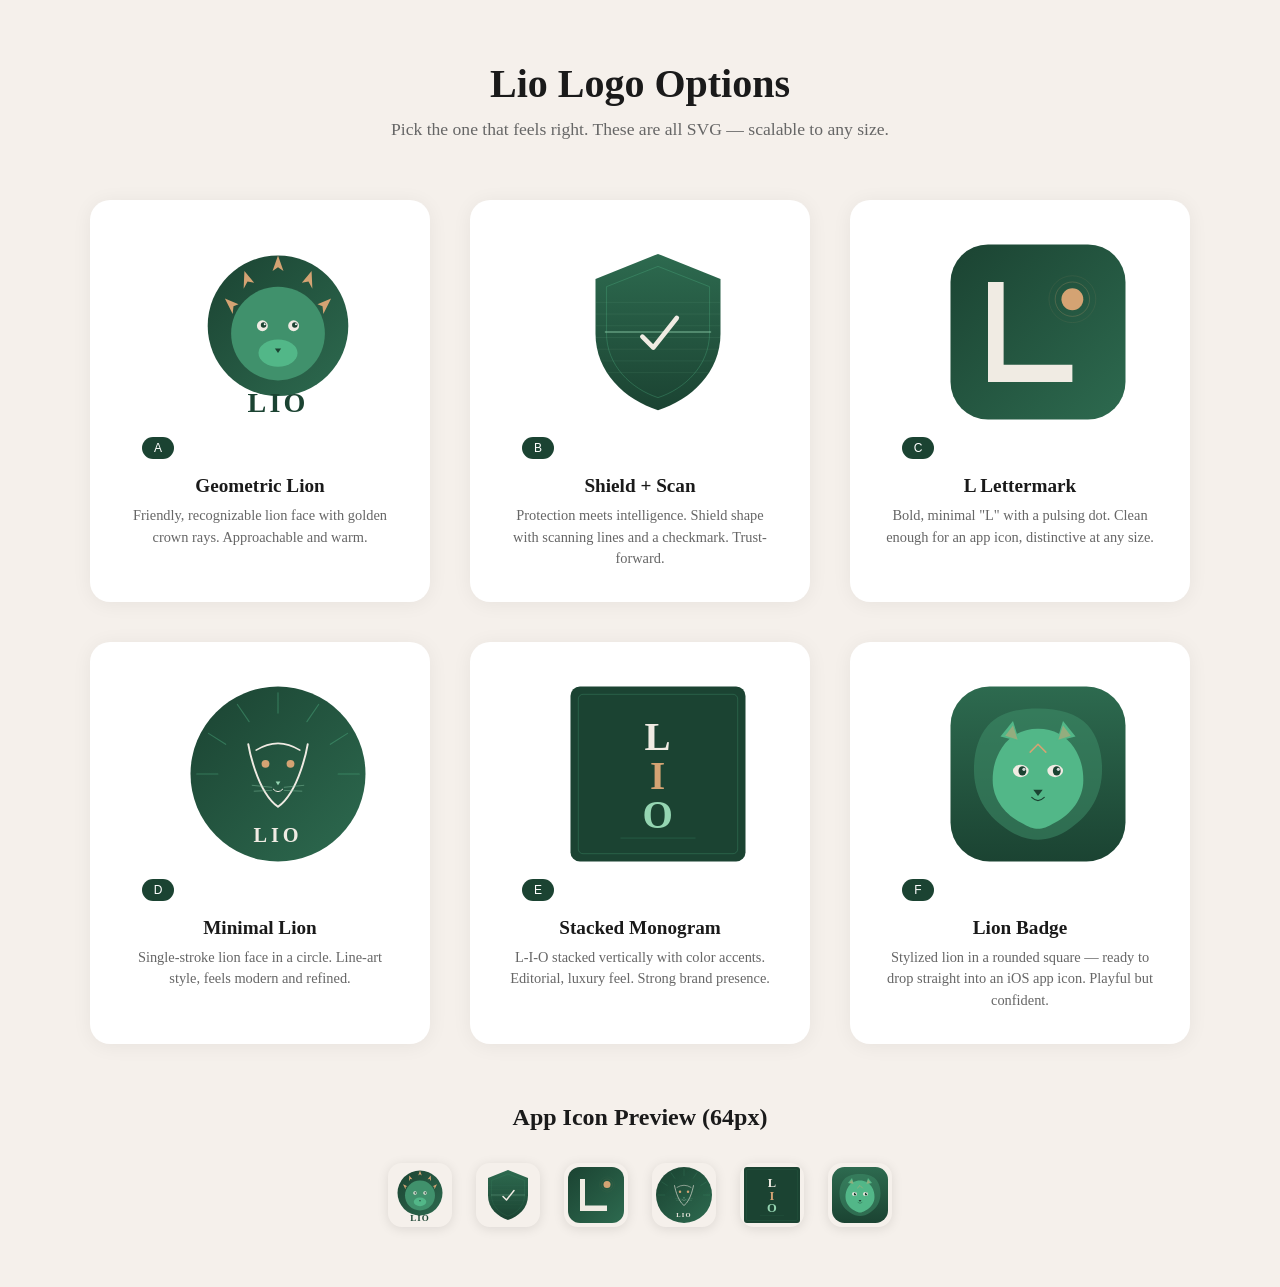
<file: logos.html>
<!DOCTYPE html>
<html lang="en">
<head>
  <meta charset="UTF-8">
  <meta name="viewport" content="width=device-width, initial-scale=1.0">
  <title>Lio — Logo Options</title>
  <style>
    * { margin: 0; padding: 0; box-sizing: border-box; }
    body { background: #f5f0eb; font-family: Georgia, serif; color: #1a1a1a; padding: 60px 24px; }
    h1 { text-align: center; font-size: 2.5rem; margin-bottom: 12px; }
    p.sub { text-align: center; color: #666; margin-bottom: 60px; font-size: 1.1rem; }
    .grid { max-width: 1100px; margin: 0 auto; display: grid; grid-template-columns: repeat(3, 1fr); gap: 40px; }
    .card { background: #fff; border-radius: 20px; padding: 32px; text-align: center; box-shadow: 0 2px 20px rgba(0,0,0,0.06); transition: transform 0.3s, box-shadow 0.3s; }
    .card:hover { transform: translateY(-4px); box-shadow: 0 8px 40px rgba(0,0,0,0.1); }
    .card img { width: 200px; height: 200px; margin: 0 auto 20px; }
    .card h2 { font-size: 1.2rem; margin-bottom: 8px; }
    .card p { font-size: 0.9rem; color: #666; line-height: 1.5; }
    .label { display: inline-block; background: #1B4332; color: #fff; padding: 4px 12px; border-radius: 100px; font-size: 0.75rem; font-family: sans-serif; margin-bottom: 16px; }
    .previews { max-width: 1100px; margin: 60px auto 0; }
    .previews h2 { text-align: center; margin-bottom: 32px; }
    .preview-row { display: flex; gap: 24px; justify-content: center; flex-wrap: wrap; }
    .mini { width: 64px; height: 64px; border-radius: 14px; overflow: hidden; box-shadow: 0 2px 12px rgba(0,0,0,0.1); }
    .mini img { width: 100%; height: 100%; }
    @media (max-width: 768px) { .grid { grid-template-columns: 1fr; max-width: 400px; } }
  </style>
</head>
<body>
  <h1>Lio Logo Options</h1>
  <p class="sub">Pick the one that feels right. These are all SVG — scalable to any size.</p>

  <div class="grid">
    <div class="card">
      <span class="label">A</span>
      <img src="/assets/logos/logo-a-lion-mark.svg" alt="Logo A">
      <h2>Geometric Lion</h2>
      <p>Friendly, recognizable lion face with golden crown rays. Approachable and warm.</p>
    </div>
    <div class="card">
      <span class="label">B</span>
      <img src="/assets/logos/logo-b-abstract-shield.svg" alt="Logo B">
      <h2>Shield + Scan</h2>
      <p>Protection meets intelligence. Shield shape with scanning lines and a checkmark. Trust-forward.</p>
    </div>
    <div class="card">
      <span class="label">C</span>
      <img src="/assets/logos/logo-c-lettermark.svg" alt="Logo C">
      <h2>L Lettermark</h2>
      <p>Bold, minimal "L" with a pulsing dot. Clean enough for an app icon, distinctive at any size.</p>
    </div>
    <div class="card">
      <span class="label">D</span>
      <img src="/assets/logos/logo-d-lion-minimal.svg" alt="Logo D">
      <h2>Minimal Lion</h2>
      <p>Single-stroke lion face in a circle. Line-art style, feels modern and refined.</p>
    </div>
    <div class="card">
      <span class="label">E</span>
      <img src="/assets/logos/logo-e-monogram.svg" alt="Logo E">
      <h2>Stacked Monogram</h2>
      <p>L-I-O stacked vertically with color accents. Editorial, luxury feel. Strong brand presence.</p>
    </div>
    <div class="card">
      <span class="label">F</span>
      <img src="/assets/logos/logo-f-lion-badge.svg" alt="Logo F">
      <h2>Lion Badge</h2>
      <p>Stylized lion in a rounded square — ready to drop straight into an iOS app icon. Playful but confident.</p>
    </div>
  </div>

  <div class="previews">
    <h2>App Icon Preview (64px)</h2>
    <div class="preview-row">
      <div class="mini"><img src="/assets/logos/logo-a-lion-mark.svg" alt="A"></div>
      <div class="mini"><img src="/assets/logos/logo-b-abstract-shield.svg" alt="B"></div>
      <div class="mini"><img src="/assets/logos/logo-c-lettermark.svg" alt="C"></div>
      <div class="mini"><img src="/assets/logos/logo-d-lion-minimal.svg" alt="D"></div>
      <div class="mini"><img src="/assets/logos/logo-e-monogram.svg" alt="E"></div>
      <div class="mini"><img src="/assets/logos/logo-f-lion-badge.svg" alt="F"></div>
    </div>
  </div>
</body>
</html>
</file>
<file: styles.css>
/* ============================================
   Lio — getlio.app

   Direction: Warm editorial. Like a well-designed
   financial app's marketing site — not a SaaS template.
   Light mode. Asymmetric. Lots of white space.
   Forest green + warm cream + terracotta accent.
   ============================================ */

@font-face {
  font-family: 'Fraunces';
  src: url('https://fonts.gstatic.com/s/fraunces/v31/6NUh6bt_1mI5USLaOCrgyZ0.woff2') format('woff2');
  font-weight: 400;
  font-style: normal;
  font-display: swap;
}

:root {
  --cream: #FAF7F2;
  --cream-dark: #F0EBE3;
  --white: #FFFFFF;

  --green-900: #1B4332;
  --green-700: #2D6A4F;
  --green-500: #40916C;
  --green-300: #74C69D;
  --green-100: #D8F3DC;

  --terra: #C07850;
  --terra-light: #E8A878;
  --terra-bg: rgba(192, 120, 80, 0.08);

  --text-dark: #1A1A1A;
  --text-mid: #555550;
  --text-light: #8A8A82;
  --text-on-dark: #F0EBE3;

  --border: rgba(0, 0, 0, 0.08);
  --border-dark: rgba(0, 0, 0, 0.12);

  --container: 1100px;
  --container-narrow: 680px;
  --nav-h: 72px;

  --font-serif: 'Playfair Display', Georgia, serif;
  --font-sans: 'DM Sans', -apple-system, BlinkMacSystemFont, sans-serif;
  --font-mono: 'JetBrains Mono', 'SF Mono', monospace;

  --ease: cubic-bezier(0.25, 0.46, 0.45, 0.94);
  --ease-bounce: cubic-bezier(0.34, 1.56, 0.64, 1);
}

/* ---- Reset ---- */
*, *::before, *::after { box-sizing: border-box; margin: 0; padding: 0; }
html { scroll-behavior: smooth; -webkit-font-smoothing: antialiased; }
body {
  font-family: var(--font-sans);
  background: var(--cream);
  color: var(--text-dark);
  line-height: 1.6;
  overflow-x: hidden;
}
a { color: inherit; text-decoration: none; }
img { max-width: 100%; display: block; }
ul, ol { list-style: none; }

.container { max-width: var(--container); margin: 0 auto; padding: 0 28px; }
.container-narrow { max-width: var(--container-narrow); margin: 0 auto; padding: 0 28px; }

/* ---- Typography ---- */
h1, h2, h3 { font-family: var(--font-serif); font-weight: 400; }
h1 { font-size: clamp(2.6rem, 5.5vw, 4.2rem); line-height: 1.1; letter-spacing: -0.03em; color: var(--green-900); }
h2 { font-size: clamp(2rem, 3.5vw, 3rem); line-height: 1.15; letter-spacing: -0.02em; color: var(--green-900); }
h3 { font-size: 1.35rem; line-height: 1.3; color: var(--green-900); }

/* ============================================
   Navigation
   ============================================ */
.nav {
  position: fixed;
  top: 0; left: 0; right: 0;
  z-index: 100;
  height: var(--nav-h);
  display: flex;
  align-items: center;
  transition: background 0.4s, box-shadow 0.4s;
}

.nav.scrolled {
  background: rgba(250, 247, 242, 0.92);
  backdrop-filter: blur(16px);
  -webkit-backdrop-filter: blur(16px);
  box-shadow: 0 1px 0 var(--border);
}

.nav-inner {
  display: flex;
  align-items: center;
  justify-content: space-between;
  width: 100%;
}

.nav-logo {
  display: flex;
  align-items: center;
  gap: 10px;
}

.logo-img { width: 32px; height: 32px; border-radius: 8px; }
.logo-text {
  font-family: var(--font-serif);
  font-size: 1.35rem;
  color: var(--green-900);
}

.nav-links { display: flex; align-items: center; gap: 36px; }
.nav-links a {
  font-size: 0.88rem;
  font-weight: 500;
  color: var(--text-mid);
  transition: color 0.2s;
}
.nav-links a:hover { color: var(--green-900); }

.btn-nav {
  padding: 9px 22px;
  background: var(--green-900);
  color: var(--text-on-dark) !important;
  border-radius: 8px;
  font-size: 0.85rem;
  font-weight: 600;
  transition: background 0.2s, transform 0.2s;
}
.btn-nav:hover { background: var(--green-700); transform: translateY(-1px); }

.nav-toggle {
  display: none;
  flex-direction: column;
  gap: 5px;
  background: none;
  border: none;
  cursor: pointer;
  padding: 4px;
}
.nav-toggle span {
  display: block; width: 22px; height: 2px;
  background: var(--green-900); border-radius: 2px;
  transition: transform 0.3s, opacity 0.3s;
}
.nav-toggle.active span:nth-child(1) { transform: rotate(45deg) translate(5px, 5px); }
.nav-toggle.active span:nth-child(2) { opacity: 0; }
.nav-toggle.active span:nth-child(3) { transform: rotate(-45deg) translate(5px, -5px); }

/* ============================================
   Buttons
   ============================================ */
.btn {
  display: inline-flex;
  align-items: center;
  gap: 8px;
  font-family: var(--font-sans);
  font-weight: 600;
  font-size: 0.95rem;
  border: none;
  cursor: pointer;
  transition: all 0.3s var(--ease);
  text-decoration: none;
}

.btn-primary {
  padding: 15px 36px;
  background: var(--green-900);
  color: var(--text-on-dark);
  border-radius: 10px;
}
.btn-primary:hover { background: var(--green-700); transform: translateY(-2px); box-shadow: 0 6px 24px rgba(27,67,50,0.2); }

.btn-secondary {
  padding: 15px 36px;
  background: transparent;
  color: var(--green-900);
  border: 1.5px solid var(--border-dark);
  border-radius: 10px;
}
.btn-secondary:hover { border-color: var(--green-900); background: rgba(27,67,50,0.03); }

/* ============================================
   Hero — Big, asymmetric, editorial
   ============================================ */
.hero {
  min-height: 100vh;
  display: flex;
  align-items: center;
  padding: calc(var(--nav-h) + 40px) 0 60px;
  position: relative;
  overflow: hidden;
}

/* Soft shape in background */
.hero::before {
  content: '';
  position: absolute;
  top: -20%;
  right: -15%;
  width: 700px;
  height: 700px;
  border-radius: 50%;
  background: var(--green-100);
  opacity: 0.4;
  filter: blur(80px);
  pointer-events: none;
}

.hero::after {
  content: '';
  position: absolute;
  bottom: -10%;
  left: -10%;
  width: 500px;
  height: 500px;
  border-radius: 50%;
  background: var(--terra-bg);
  opacity: 0.6;
  filter: blur(60px);
  pointer-events: none;
}

.hero-inner {
  display: grid;
  grid-template-columns: 1fr 380px;
  gap: 80px;
  align-items: center;
  position: relative;
}

.hero-eyebrow {
  display: inline-flex;
  align-items: center;
  gap: 8px;
  font-size: 0.78rem;
  font-weight: 600;
  text-transform: uppercase;
  letter-spacing: 0.14em;
  color: var(--terra);
  margin-bottom: 24px;
}

.hero-eyebrow::before {
  content: '';
  width: 24px;
  height: 2px;
  background: var(--terra);
  border-radius: 2px;
}

.hero h1 { margin-bottom: 28px; }

.hero h1 em {
  font-style: italic;
  color: var(--terra);
}

.hero-body {
  font-size: 1.15rem;
  color: var(--text-mid);
  max-width: 520px;
  margin-bottom: 44px;
  line-height: 1.75;
}

.hero-actions {
  display: flex;
  gap: 16px;
  flex-wrap: wrap;
  margin-bottom: 36px;
}

.hero-proof {
  display: flex;
  align-items: center;
  gap: 20px;
  flex-wrap: wrap;
}

.proof-chip {
  display: flex;
  align-items: center;
  gap: 6px;
  font-size: 0.8rem;
  color: var(--text-light);
  font-weight: 500;
}

.proof-chip .dot {
  width: 6px;
  height: 6px;
  border-radius: 50%;
  background: var(--green-300);
}

/* ---- Phone Mockup — iPhone 15 Pro style ---- */
.phone-wrap { position: relative; }

.phone {
  width: 280px;
  height: 580px;
  background: var(--white);
  border-radius: 44px;
  border: 3px solid #86868B; /* titanium frame */
  padding: 0;
  position: relative;
  overflow: hidden;
  box-shadow:
    inset 0 0 0 1px rgba(255,255,255,0.15),
    0 1px 0 0 #A1A1A6,
    0 40px 80px rgba(0,0,0,0.12),
    0 10px 30px rgba(0,0,0,0.08);
  margin: 0 auto;
  transform: none;
}

/* Titanium side buttons */
.phone::before {
  content: '';
  position: absolute;
  right: -4px;
  top: 140px;
  width: 4px;
  height: 48px;
  background: #86868B;
  border-radius: 0 3px 3px 0;
}

.phone::after {
  content: '';
  position: absolute;
  left: -4px;
  top: 120px;
  width: 4px;
  height: 28px;
  background: #86868B;
  border-radius: 3px 0 0 3px;
  box-shadow: 0 40px 0 #86868B; /* second button below */
}

/* Dynamic Island (replaces notch) */
.phone-notch {
  position: absolute;
  top: 10px;
  left: 50%;
  transform: translateX(-50%);
  width: 96px;
  height: 28px;
  background: #000;
  border-radius: 20px;
  z-index: 5;
}

/* Status bar dots inside Dynamic Island */
.phone-notch::before {
  content: '';
  position: absolute;
  left: 14px;
  top: 50%;
  transform: translateY(-50%);
  width: 7px;
  height: 7px;
  border-radius: 50%;
  background: #1D1D1F;
  box-shadow: inset 0 0 0 1.5px #333;
}

.phone-screen {
  width: 100%;
  height: 100%;
  background: var(--cream);
  padding: 50px 18px 18px;
  display: flex;
  flex-direction: column;
  border-radius: 41px;
}

.ps-header {
  margin-bottom: 16px;
}

.ps-greeting {
  font-family: var(--font-serif);
  font-size: 1.15rem;
  color: var(--green-900);
  display: block;
}

.ps-sub {
  font-size: 0.68rem;
  color: var(--text-light);
  margin-top: 2px;
}

/* Animated card stack */
.ps-cards {
  position: relative;
  height: 165px;
  margin-bottom: 12px;
}

.ps-card {
  position: absolute;
  width: 100%;
  background: var(--white);
  border-radius: 14px;
  padding: 14px 16px;
  box-shadow: 0 2px 12px rgba(0,0,0,0.06);
  border-left: 4px solid transparent;
  opacity: 0;
  transform: translateY(10px) scale(0.98);
  animation: cardSwap 9s ease-in-out infinite;
}

.ps-card:nth-child(1) { animation-delay: 0s; border-left-color: #C44; }
.ps-card:nth-child(2) { animation-delay: 3s; border-left-color: var(--terra); }
.ps-card:nth-child(3) { animation-delay: 6s; border-left-color: var(--green-500); }

@keyframes cardSwap {
  0%   { opacity: 0; transform: translateY(10px) scale(0.98); }
  5%   { opacity: 1; transform: translateY(0) scale(1); }
  30%  { opacity: 1; transform: translateY(0) scale(1); }
  35%  { opacity: 0; transform: translateY(-6px) scale(0.98); }
  100% { opacity: 0; }
}

.ps-card-label {
  font-size: 0.6rem;
  font-weight: 700;
  text-transform: uppercase;
  letter-spacing: 0.08em;
  margin-bottom: 6px;
}

.ps-card:nth-child(1) .ps-card-label { color: #C44; }
.ps-card:nth-child(2) .ps-card-label { color: var(--terra); }
.ps-card:nth-child(3) .ps-card-label { color: var(--green-500); }

.ps-card-vendor {
  font-weight: 600;
  font-size: 0.88rem;
  color: var(--green-900);
}

.ps-card-amount {
  font-family: var(--font-mono);
  font-size: 1.5rem;
  font-weight: 700;
  color: var(--green-900);
  margin: 6px 0 10px;
}

.ps-card-btn {
  display: inline-block;
  padding: 6px 16px;
  background: var(--green-900);
  color: var(--text-on-dark);
  border-radius: 6px;
  font-size: 0.7rem;
  font-weight: 700;
}

/* Mini cards at bottom of phone */
.ps-settled {
  margin-top: auto;
  display: flex;
  flex-direction: column;
  gap: 6px;
}

.ps-mini {
  display: flex;
  justify-content: space-between;
  align-items: center;
  padding: 10px 14px;
  background: var(--white);
  border-radius: 10px;
  box-shadow: 0 1px 4px rgba(0,0,0,0.04);
}

.ps-mini-name { font-size: 0.72rem; color: var(--text-mid); }
.ps-mini-status {
  font-size: 0.68rem;
  font-weight: 700;
  color: var(--green-500);
  display: flex;
  align-items: center;
  gap: 4px;
}

/* ---- Floating annotation ---- */
.phone-annotation {
  position: absolute;
  top: 110px;
  right: -50px;
  background: var(--white);
  border-radius: 10px;
  padding: 10px 14px;
  box-shadow: 0 4px 20px rgba(0,0,0,0.08);
  font-size: 0.72rem;
  color: var(--text-mid);
  white-space: nowrap;
  border: 1px solid var(--border);
  transform: none;
}

.phone-annotation {
  display: flex;
  align-items: flex-start;
  gap: 10px;
}

.phone-annotation strong { color: var(--green-900); display: block; font-size: 0.85rem; }

.annotation-icon {
  flex-shrink: 0;
  width: 28px;
  height: 28px;
  display: flex;
  align-items: center;
  justify-content: center;
  background: var(--terra-bg);
  border-radius: 50%;
  margin-top: 1px;
}

/* Settled header in phone */
.ps-settled-header {
  font-size: 0.62rem;
  font-weight: 700;
  text-transform: uppercase;
  letter-spacing: 0.1em;
  color: var(--text-light);
  margin-bottom: 4px;
}

/* Phone shadow / context */
.phone-context { position: relative; }
.phone-shadow {
  position: absolute;
  bottom: -20px;
  left: 50%;
  transform: translateX(-50%);
  width: 200px;
  height: 20px;
  background: radial-gradient(ellipse, rgba(0,0,0,0.08) 0%, transparent 70%);
  border-radius: 50%;
}

/* ============================================
   Section base
   ============================================ */
.section {
  padding: 120px 0;
}

.section-label {
  display: inline-flex;
  align-items: center;
  gap: 8px;
  font-size: 0.72rem;
  font-weight: 700;
  text-transform: uppercase;
  letter-spacing: 0.15em;
  color: var(--terra);
  margin-bottom: 16px;
}

.section-label::before {
  content: '';
  width: 20px;
  height: 2px;
  background: var(--terra);
}

/* ============================================
   Stats — horizontal ticker style
   ============================================ */
.stats-bar {
  background: var(--green-900);
  padding: 32px 0;
  overflow: hidden;
}

.stats-track {
  display: flex;
  align-items: center;
  justify-content: center;
  gap: 64px;
  flex-wrap: wrap;
}

.stat-item {
  display: flex;
  align-items: center;
  gap: 12px;
  white-space: nowrap;
}

.stat-val {
  font-family: var(--font-serif);
  font-size: 1.6rem;
  color: #fff;
}

.stat-lbl {
  font-size: 0.88rem;
  color: rgba(255,255,255,0.85);
  font-weight: 600;
  text-transform: uppercase;
  letter-spacing: 0.04em;
}

.stat-icon {
  flex-shrink: 0;
  width: 20px;
  height: 20px;
  display: flex;
  align-items: center;
  justify-content: center;
}

.stat-dot {
  width: 4px;
  height: 4px;
  border-radius: 50%;
  background: var(--green-300);
}

/* ============================================
   How It Works — stacked editorial cards
   ============================================ */
.hiw-steps {
  display: flex;
  flex-direction: column;
  gap: 0;
  max-width: 900px;
  margin: 0 auto;
}

.hiw-step {
  display: grid;
  grid-template-columns: 80px 1fr;
  gap: 32px;
  padding: 48px 0;
  border-bottom: 1px solid var(--border);
  align-items: start;
}

.hiw-step:last-child { border-bottom: none; }

.hiw-num {
  font-family: var(--font-serif);
  font-size: 3.5rem;
  color: var(--green-100);
  line-height: 1;
  text-align: right;
  padding-top: 4px;
}

.hiw-step h3 { margin-bottom: 4px; }

.hiw-title-row {
  display: flex;
  align-items: center;
  gap: 12px;
  flex-wrap: wrap;
  margin-bottom: 4px;
}

.hiw-badge {
  display: inline-block;
  font-family: var(--font-sans);
  font-size: 0.65rem;
  font-weight: 700;
  text-transform: uppercase;
  letter-spacing: 0.08em;
  color: var(--green-700);
  background: var(--green-100);
  padding: 4px 10px;
  border-radius: 100px;
  white-space: nowrap;
}

.hiw-lead {
  font-weight: 600;
  color: var(--text-dark) !important;
  margin-bottom: 8px !important;
}

.hiw-step p {
  color: var(--text-mid);
  font-size: 0.95rem;
  line-height: 1.7;
  max-width: 520px;
}

.hiw-examples {
  display: flex;
  flex-direction: column;
  gap: 10px;
  margin-top: 16px;
  max-width: 520px;
}

.hiw-example {
  padding: 12px 16px;
  background: var(--cream-dark);
  border-radius: 8px;
  border-left: 3px solid var(--green-500);
  font-size: 0.9rem;
  color: var(--text-dark);
  line-height: 1.5;
  font-style: italic;
}

/* Google sign-in button — follows official branding guidelines
   Ref: https://developers.google.com/identity/branding-guidelines
   - White background, #747775 border
   - Roboto Medium 14px for text
   - Google "G" logo in 18x18 container with 8px padding
   - 40px min height, 4px border-radius */
.g-signin {
  display: inline-flex;
  align-items: center;
  height: 40px;
  background: #fff;
  border: 1px solid #747775;
  border-radius: 4px;
  padding: 0;
  margin-top: 16px;
  cursor: default;
  user-select: none;
  overflow: hidden;
  box-shadow: none;
}

.g-signin-icon {
  display: flex;
  align-items: center;
  justify-content: center;
  width: 40px;
  height: 40px;
  padding: 8px;
}

.g-signin-text {
  font-family: 'Roboto', sans-serif;
  font-size: 14px;
  font-weight: 500;
  color: #1f1f1f;
  padding: 0 12px 0 0;
  letter-spacing: 0.25px;
}

.hiw-footer {
  max-width: 900px;
  margin: 48px auto 0;
  padding: 24px 32px;
  background: var(--cream-dark);
  border-radius: 12px;
  border: 1px solid var(--border);
  text-align: center;
}

.hiw-footer p {
  font-size: 0.9rem;
  color: var(--text-mid);
  line-height: 1.7;
  max-width: 600px;
  margin: 0 auto;
}

/* ============================================
   Features — alternating rows
   ============================================ */
.features-section {
  background: var(--white);
}

.feat-grid {
  display: grid;
  grid-template-columns: repeat(2, 1fr);
  gap: 48px 64px;
  max-width: 960px;
  margin: 60px auto 0;
}

.feat {
  padding: 36px;
  border-radius: 16px;
  transition: background 0.3s;
}

.feat:hover { background: var(--cream); }

.feat-icon {
  width: 44px;
  height: 44px;
  border-radius: 10px;
  display: flex;
  align-items: center;
  justify-content: center;
  margin-bottom: 18px;
}

.feat-icon.green { background: var(--green-100); }
.feat-icon.green svg { stroke: var(--green-700); }
.feat-icon.terra { background: var(--terra-bg); }
.feat-icon.terra svg { stroke: var(--terra); }

.feat-icon svg { width: 22px; height: 22px; fill: none; stroke-width: 2; stroke-linecap: round; stroke-linejoin: round; }

.feat h3 { margin-bottom: 10px; }
.feat p { color: var(--text-mid); font-size: 0.92rem; line-height: 1.65; }

/* ============================================
   Data Safety — clean promise cards
   ============================================ */
.safety-intro {
  text-align: center;
  max-width: 560px;
  margin: 0 auto 56px;
}

.safety-intro h2 { margin-bottom: 16px; }
.safety-intro p { color: var(--text-mid); font-size: 1.05rem; }

.safety-list {
  max-width: 720px;
  margin: 0 auto;
  display: flex;
  flex-direction: column;
  gap: 0;
}

.safety-item {
  display: flex;
  gap: 20px;
  padding: 28px 0;
  border-bottom: 1px solid var(--border);
  align-items: start;
}

.safety-item:last-child { border-bottom: none; }

.safety-check {
  flex-shrink: 0;
  width: 28px;
  height: 28px;
  border-radius: 50%;
  background: var(--green-100);
  display: flex;
  align-items: center;
  justify-content: center;
  margin-top: 2px;
}

.safety-check svg { width: 14px; height: 14px; }

.safety-item h3 {
  font-family: var(--font-sans);
  font-size: 1rem;
  font-weight: 600;
  color: var(--green-900);
  margin-bottom: 4px;
}

.safety-item p {
  font-size: 0.88rem;
  color: var(--text-mid);
  line-height: 1.6;
}

/* ============================================
   CTA
   ============================================ */
.cta-section {
  background: var(--green-900);
  padding: 100px 0;
  text-align: center;
  position: relative;
  overflow: hidden;
}

/* Decorative circle */
.cta-section::before {
  content: '';
  position: absolute;
  top: -100px;
  right: -100px;
  width: 400px;
  height: 400px;
  border-radius: 50%;
  border: 1px solid rgba(255,255,255,0.06);
  pointer-events: none;
}

.cta-section::after {
  content: '';
  position: absolute;
  bottom: -80px;
  left: -60px;
  width: 300px;
  height: 300px;
  border-radius: 50%;
  border: 1px solid rgba(255,255,255,0.04);
  pointer-events: none;
}

.cta-section h2 {
  color: var(--text-on-dark);
  margin-bottom: 16px;
}

.cta-section .section-label { color: var(--green-300); }
.cta-section .section-label::before { background: var(--green-300); }

.cta-body {
  color: var(--green-300);
  font-size: 1.1rem;
  max-width: 480px;
  margin: 0 auto 40px;
  line-height: 1.7;
}

.cta-section .btn-primary {
  background: var(--text-on-dark);
  color: var(--green-900);
}
.cta-section .btn-primary:hover {
  background: #fff;
  box-shadow: 0 6px 24px rgba(0,0,0,0.2);
}

.cta-note {
  color: var(--green-500);
  font-size: 0.85rem;
  margin-top: 20px;
}

/* App Store badge */
.app-store-badge {
  display: inline-block;
  transition: opacity 0.2s, transform 0.2s;
}
.app-store-badge:hover { opacity: 0.85; transform: translateY(-2px); }

/* ============================================
   Footer
   ============================================ */
.footer {
  padding: 60px 0 40px;
  border-top: 1px solid var(--border);
}

.footer-grid {
  display: grid;
  grid-template-columns: 260px 1fr;
  gap: 80px;
  margin-bottom: 48px;
}

.footer-brand p {
  color: var(--text-light);
  font-size: 0.88rem;
  margin-top: 12px;
  line-height: 1.55;
}

.footer-cols { display: flex; gap: 72px; }
.footer-col { display: flex; flex-direction: column; gap: 10px; }

.footer-col h4 {
  font-family: var(--font-sans);
  font-size: 0.72rem;
  font-weight: 700;
  text-transform: uppercase;
  letter-spacing: 0.12em;
  color: var(--text-light);
  margin-bottom: 4px;
}

.footer-col a { font-size: 0.88rem; color: var(--text-mid); transition: color 0.2s; }
.footer-col a:hover { color: var(--green-900); }

.footer-bottom {
  border-top: 1px solid var(--border);
  padding-top: 24px;
  display: flex;
  flex-direction: column;
  gap: 12px;
}

.footer-bottom p { font-size: 0.78rem; color: var(--text-light); }

.limited-use {
  font-size: 0.76rem !important;
  max-width: 680px;
  line-height: 1.65 !important;
}

.limited-use a {
  color: var(--text-mid);
  text-decoration: underline;
  text-underline-offset: 2px;
}
.limited-use a:hover { color: var(--green-700); }

/* ============================================
   Legal pages (Privacy, Terms)
   ============================================ */
.legal-page {
  padding-top: calc(var(--nav-h) + 60px);
  padding-bottom: 100px;
}

.legal-content { max-width: var(--container-narrow); margin: 0 auto; }

.legal-date {
  font-size: 0.82rem;
  color: var(--text-light);
  margin-bottom: 8px;
}

.legal-content h1 {
  font-size: clamp(2rem, 3vw, 2.8rem);
  margin-bottom: 48px;
}

.legal-content h2 {
  font-size: 1.5rem;
  margin-top: 52px;
  margin-bottom: 16px;
  padding-top: 36px;
  border-top: 1px solid var(--border);
}
.legal-content h2:first-of-type { border-top: none; padding-top: 0; }

.legal-content p {
  color: var(--text-mid);
  font-size: 0.95rem;
  line-height: 1.8;
  margin-bottom: 16px;
}

.legal-content ul { margin: 12px 0 20px; }
.legal-content li {
  color: var(--text-mid);
  font-size: 0.95rem;
  line-height: 1.75;
  padding: 5px 0 5px 22px;
  position: relative;
}
.legal-content li::before {
  content: '';
  position: absolute;
  left: 0; top: 14px;
  width: 6px; height: 6px;
  border-radius: 50%;
  background: var(--green-500);
}

.legal-content a {
  color: var(--green-700);
  text-decoration: underline;
  text-underline-offset: 3px;
  text-decoration-color: var(--green-300);
}
.legal-content a:hover { text-decoration-color: var(--green-700); }

.legal-content strong { color: var(--text-dark); font-weight: 600; }
.legal-content code {
  font-family: var(--font-mono);
  font-size: 0.85em;
  background: var(--cream-dark);
  padding: 2px 6px;
  border-radius: 4px;
}

.legal-placeholder { text-align: center; padding: 80px 0; }
.legal-placeholder p { color: var(--text-light); font-size: 1rem; }

/* ============================================
   Before / After
   ============================================ */
.ba-grid {
  display: grid;
  grid-template-columns: 1fr 1fr;
  gap: 28px;
  max-width: 960px;
  margin: 0 auto;
}

.ba-card {
  border-radius: 16px;
  padding: 36px;
}

.ba-before {
  background: #FEF6F4;
  border: 1px solid rgba(204, 68, 68, 0.12);
}

.ba-after {
  background: #F4FBF7;
  border: 1px solid rgba(45, 106, 79, 0.12);
}

.ba-label {
  font-size: 0.72rem;
  font-weight: 700;
  text-transform: uppercase;
  letter-spacing: 0.12em;
  color: #C44;
  margin-bottom: 28px;
}

.ba-label-good { color: var(--green-700); }

.ba-items { display: flex; flex-direction: column; gap: 24px; }

.ba-item {
  display: flex;
  gap: 14px;
  align-items: flex-start;
}

.ba-icon {
  flex-shrink: 0;
  width: 28px;
  height: 28px;
  border-radius: 50%;
  display: flex;
  align-items: center;
  justify-content: center;
  margin-top: 2px;
}

.ba-icon-bad { background: rgba(204, 68, 68, 0.1); }
.ba-icon-good { background: rgba(45, 106, 79, 0.1); }

.ba-item strong {
  display: block;
  font-size: 0.95rem;
  color: var(--text-dark);
  margin-bottom: 4px;
}

.ba-item p {
  font-size: 0.88rem;
  color: var(--text-mid);
  line-height: 1.55;
  margin: 0;
}

/* ============================================
   "Doesn't read your life" callout
   ============================================ */
.not-section {
  padding: 48px 0;
}

.not-inner {
  max-width: 720px;
  margin: 0 auto;
  padding: 32px 40px;
  background: var(--cream-dark);
  border-radius: 12px;
  border: 1px solid var(--border);
  text-align: center;
}

.not-inner h3 {
  font-size: 1.2rem;
  color: var(--green-900);
  margin-bottom: 12px;
}

.not-inner p {
  font-size: 0.92rem;
  color: var(--text-mid);
  line-height: 1.7;
  max-width: 580px;
  margin: 0 auto;
}

/* ============================================
   Nuke Button — standalone section
   ============================================ */
.nuke-section {
  padding: 80px 0;
  background: var(--white);
}

.nuke-inner {
  display: grid;
  grid-template-columns: 280px 1fr;
  gap: 56px;
  align-items: center;
  max-width: 820px;
  margin: 0 auto;
}

.nuke-visual {
  display: flex;
  justify-content: center;
}

.nuke-btn-demo {
  display: flex;
  flex-direction: column;
  align-items: center;
  gap: 16px;
}

.nuke-circle {
  width: 100px;
  height: 100px;
  border-radius: 50%;
  background: #C44;
  display: flex;
  align-items: center;
  justify-content: center;
  box-shadow:
    0 0 0 6px rgba(204, 68, 68, 0.15),
    0 0 0 14px rgba(204, 68, 68, 0.06),
    0 8px 30px rgba(204, 68, 68, 0.25);
  transition: transform 0.3s var(--ease), box-shadow 0.3s;
}

.nuke-inner:hover .nuke-circle {
  transform: scale(1.05);
  box-shadow:
    0 0 0 8px rgba(204, 68, 68, 0.2),
    0 0 0 18px rgba(204, 68, 68, 0.08),
    0 12px 40px rgba(204, 68, 68, 0.3);
}

.nuke-label-text {
  font-size: 0.78rem;
  font-weight: 700;
  text-transform: uppercase;
  letter-spacing: 0.1em;
  color: #C44;
}

.nuke-copy h3 {
  font-size: 1.6rem;
  margin-bottom: 16px;
}

.nuke-copy p {
  font-size: 0.95rem;
  color: var(--text-mid);
  line-height: 1.7;
  margin-bottom: 12px;
}

.nuke-sub {
  font-size: 0.88rem !important;
  font-style: italic;
  color: var(--text-light) !important;
}

/* ============================================
   Scroll reveal
   ============================================ */
.reveal {
  opacity: 0;
  transform: translateY(20px);
  transition: opacity 0.6s var(--ease), transform 0.6s var(--ease);
}
.reveal.visible { opacity: 1; transform: none; }

.stagger > .reveal:nth-child(1) { transition-delay: 0s; }
.stagger > .reveal:nth-child(2) { transition-delay: 0.08s; }
.stagger > .reveal:nth-child(3) { transition-delay: 0.16s; }
.stagger > .reveal:nth-child(4) { transition-delay: 0.22s; }
.stagger > .reveal:nth-child(5) { transition-delay: 0.28s; }
.stagger > .reveal:nth-child(6) { transition-delay: 0.34s; }

/* ============================================
   Responsive
   ============================================ */
@media (max-width: 900px) {
  .hero-inner { grid-template-columns: 1fr; gap: 60px; }
  .phone { transform: none; }
  .phone-annotation { display: none; }
  .feat-grid { grid-template-columns: 1fr; gap: 16px; }
  .footer-grid { grid-template-columns: 1fr; gap: 40px; }
  .footer-cols { flex-wrap: wrap; gap: 36px; }
  .stats-track { gap: 32px; }
  .ba-grid { grid-template-columns: 1fr; }
  .nuke-inner { grid-template-columns: 1fr; text-align: center; }
  .nuke-copy { text-align: left; }
}

@media (max-width: 640px) {
  .nav-links {
    display: none;
    position: fixed;
    top: var(--nav-h);
    left: 0; right: 0;
    background: rgba(250,247,242,0.97);
    backdrop-filter: blur(16px);
    flex-direction: column;
    padding: 24px;
    gap: 20px;
    box-shadow: 0 4px 20px rgba(0,0,0,0.06);
  }
  .nav-links.active { display: flex; }
  .nav-toggle { display: flex; }

  .section { padding: 80px 0; }
  .hero { min-height: auto; padding-bottom: 40px; }

  .hero-actions { flex-direction: column; }
  .hero-actions .btn { width: 100%; justify-content: center; }

  .hero-proof { justify-content: center; }

  .hiw-step { grid-template-columns: 48px 1fr; gap: 16px; }
  .hiw-num { font-size: 2.5rem; }

  .phone { width: 240px; height: 500px; border-radius: 38px; }
  .phone-screen { border-radius: 35px; }

  .stats-track { flex-direction: column; gap: 20px; }
  .stat-dot { display: none; }
}
</file>
